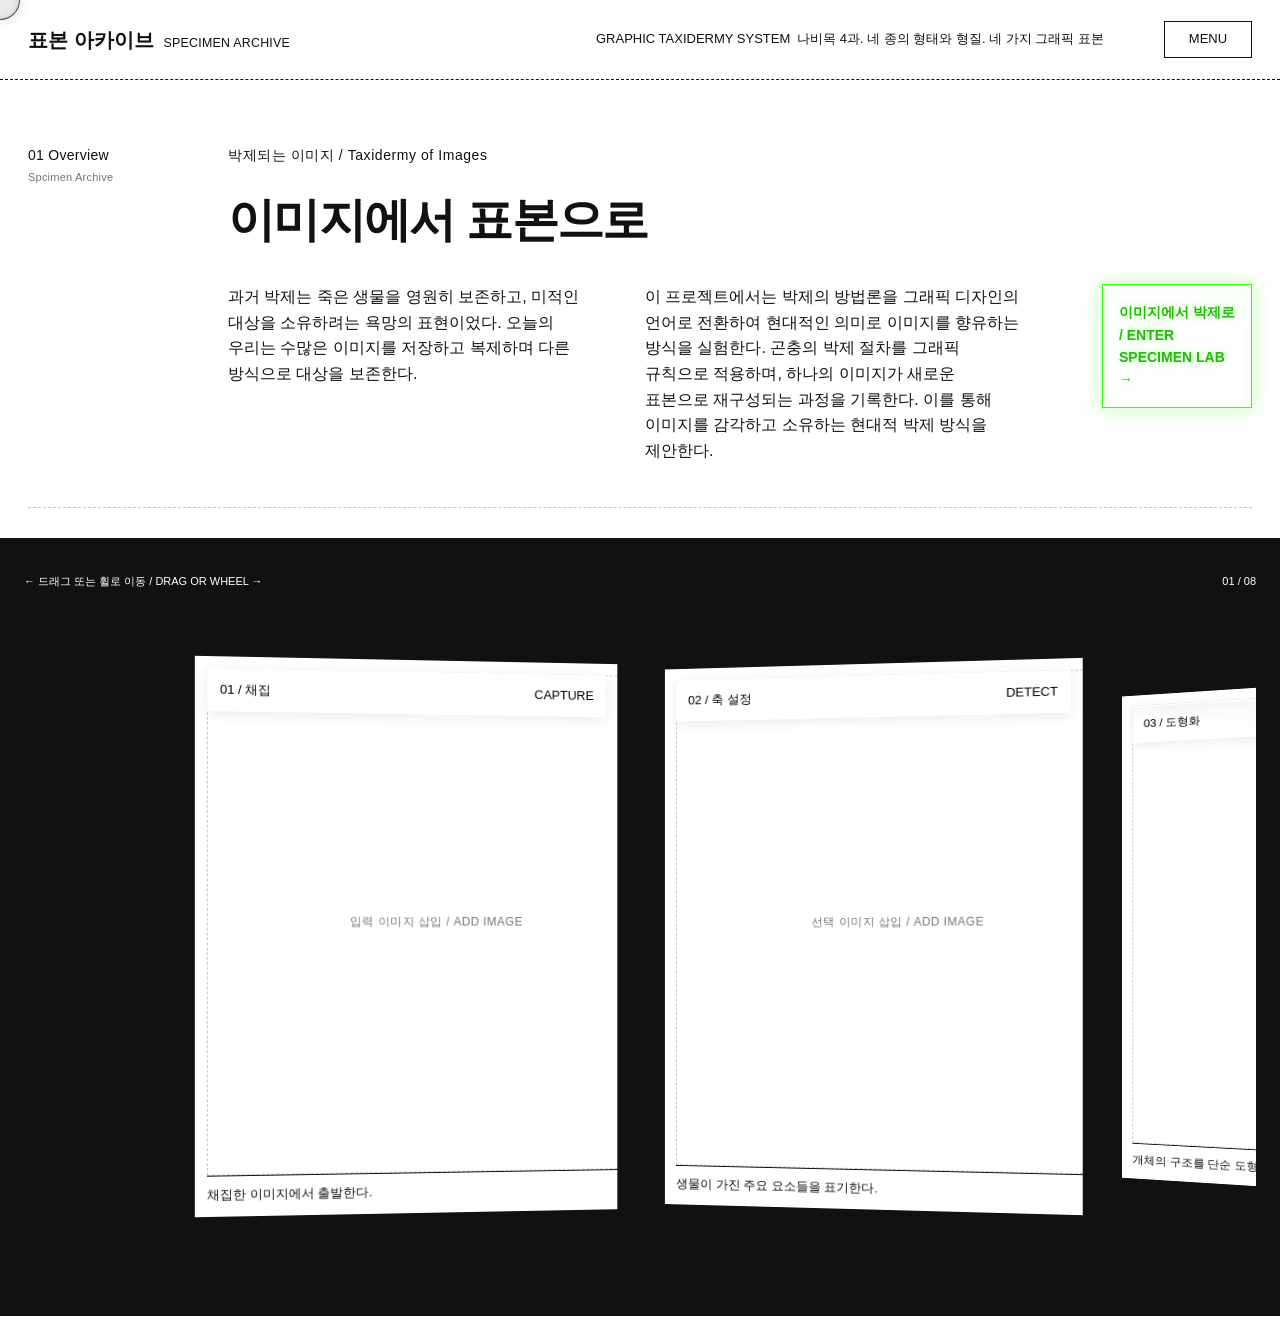
<file: index.html>
<!DOCTYPE html>
<html lang="ko">
<head>
  <meta charset="UTF-8">
  <meta name="viewport" content="width=device-width, initial-scale=1.0">
  <title>OVERVIEW — 박제</title>
  <link rel="stylesheet" href="style.css?v=overview-align-4">
</head>

<body class="page page-home">
  <header class="site-header">
    <a href="index.html" class="site-logo"><span>표본 아카이브</span><small>SPECIMEN ARCHIVE</small></a>

    <div class="header-meta">
      <span>GRAPHIC TAXIDERMY SYSTEM</span>
      <span>나비목 4과. 네 종의 형태와 형질. 네 가지 그래픽 표본</span>
    </div>

    <button class="menu-button" type="button" aria-label="메뉴 열기">
      MENU
    </button>
  </header>

  <nav class="global-menu" aria-hidden="true">
    <div class="menu-top">
      <span>SPECIMEN ARCHIVE</span>

      <button class="menu-close" type="button" aria-label="메뉴 닫기">
        CLOSE
      </button>
    </div>

    <div class="menu-content">
      <div class="menu-index">
        INDEX / 04
      </div>

      <ul class="menu-list">
<li><a href="index.html"><span>01</span><strong>OVERVIEW</strong></a></li>
<li><a href="combination.html"><span>02</span><strong>GRAPHIC COLLECTION</strong></a></li>
<li class="menu-lab"><a href="specimen-lab.html"><span>03</span><strong>SPECIMEN LAB</strong><em>INTERACTIVE ↗</em></a></li>
<li><a href="archive.html"><span>04</span><strong>SPECIMEN ARCHIVE</strong></a></li>
</ul>
    </div>
  </nav>


  <main class="home-page"><section class="home-hero">
    <section class="home-intro">
      <div class="page-marker"><span>01 Overview</span><small>Spcimen Archive</small></div>
      <div class="home-copy">
        <p class="eyebrow">박제되는 이미지 / Taxidermy of Images</p>
        <h1>이미지에서 표본으로</h1>
        <div class="home-description"><p>과거 박제는 죽은 생물을 영원히 보존하고, 미적인 대상을 소유하려는 욕망의 표현이었다.
        오늘의 우리는 수많은 이미지를 저장하고 복제하며 다른 방식으로 대상을 보존한다.</p>
      <p>이 프로젝트에서는 박제의 방법론을 그래픽 디자인의 언어로 전환하여 현대적인 의미로 이미지를 향유하는 방식을 실험한다. 
        곤충의 박제 절차를 그래픽 규칙으로 적용하며, 하나의 이미지가 새로운 표본으로 재구성되는 과정을 기록한다. 이를 통해 이미지를 감각하고 소유하는 현대적 박제 방식을 제안한다.</p></div>
        <a href="specimen-lab.html" class="text-link enter-link">이미지에서 박제로 / ENTER SPECIMEN LAB →</a>
      </div>
    </section>
    <section class="combination-viewport overview-gallery" aria-label="박제 그래픽 과정">
      <div class="gallery-hud overview-gallery-hud"><span>← 드래그 또는 휠로 이동 / DRAG OR WHEEL →</span><span id="homeStepProgress">01 / 08</span></div>
      <div class="horizontal-gallery overview-horizontal-gallery" id="homeProcessTrack" tabindex="0">
        <article class="gallery-card interactive-card overview-gallery-card">
          <header><span>01 / 채집</span><span>CAPTURE</span></header>
          <div class="gallery-visual media-placeholder" data-image-src="bookimage/card_01.png" role="img" aria-label="입력 단계 이미지 삽입 영역">입력 이미지 삽입 / ADD IMAGE</div>
          <footer><span>채집한 이미지에서 출발한다.</span><span>01 / 08</span></footer>
        </article>
        <article class="gallery-card interactive-card overview-gallery-card">
          <header><span>02 / 축 설정</span><span>DETECT</span></header>
          <div class="gallery-visual media-placeholder" data-image-src="bookimage/card_02.jpg" role="img" aria-label="선택 단계 이미지 삽입 영역">선택 이미지 삽입 / ADD IMAGE</div>
          <footer><span>생물이 가진 주요 요소들을 표기한다.</span><span>02 / 08</span></footer>
        </article>
        <article class="gallery-card interactive-card overview-gallery-card">
          <header><span>03 / 도형화</span><span>FIX</span></header>
          <div class="gallery-visual media-placeholder" data-image-src="bookimage/card_03.png" role="img" aria-label="고정 단계 이미지 삽입 영역">고정 이미지 삽입 / ADD IMAGE</div>
          <footer><span>개체의 구조를 단순 도형으로 치환한다.</span><span>03 / 08</span></footer>
        </article>
        <article class="gallery-card interactive-card overview-gallery-card">
          <header><span>04 / 구조 분할</span><span>EXPAND</span></header>
          <div class="gallery-visual media-placeholder" data-image-src="bookimage/card_04.png" role="img" aria-label="전개 단계 이미지 삽입 영역">전개 이미지 삽입 / ADD IMAGE</div>
          <footer><span>구조와 형태를 펼친다.</span><span>04 / 08</span></footer>
        </article>
        <article class="gallery-card interactive-card overview-gallery-card">
          <header><span>05 / 골격 추출</span><span>EXTRACT</span></header>
          <div class="gallery-visual media-placeholder" data-image-src="bookimage/card_05.png" role="img" aria-label="보존 단계 이미지 삽입 영역">보존 이미지 삽입 / ADD IMAGE</div>
          <footer><span>표면과 질감을 남긴다.</span><span>05 / 08</span></footer>
        </article>
        <article class="gallery-card interactive-card overview-gallery-card">
          <header><span>06 / 무늬 분류</span><span>ClASSIFY</span></header>
          <div class="gallery-visual media-placeholder" data-image-src="bookimage/card_06.png" role="img" aria-label="특이형질 단계 이미지 삽입 영역">특이형질 이미지 삽입 / ADD IMAGE</div>
          <footer><span>개별적인 변이를 기록한다.</span><span>06 / 08</span></footer>
        </article>
        <article class="gallery-card interactive-card overview-gallery-card">
          <header><span>07 / 층위 분리</span><span>LAYER</span></header>
          <div class="gallery-visual media-placeholder" data-image-src="bookimage/card_07.png" role="img" aria-label="변이 이미지 삽입 영역">변이 이미지 삽입 / ADD IMAGE</div>
          <footer><span>새로운 형질을 더해 차이를 만든다.</span><span>07 / 08</span></footer>
        </article>
        <article class="gallery-card interactive-card overview-gallery-card">
          <header><span>08 / 특이형질</span><span>TRAIT</span></header>
          <div class="gallery-visual media-placeholder" data-image-src="bookimage/card_08.png" role="img" aria-label="완성된 표본 이미지 삽입 영역">표본 이미지 삽입 / ADD IMAGE</div>
          <footer><span>새로운 이미지 표본으로 남긴다.</span><span>08 / 08</span></footer>
        </article>
      </div>
    </section>
  </section></main>

  <div class="glass-neon-cursor" aria-hidden="true"></div>
  <script src="script.js?v=overview-images-1"></script>
</body>
</html>
</file>
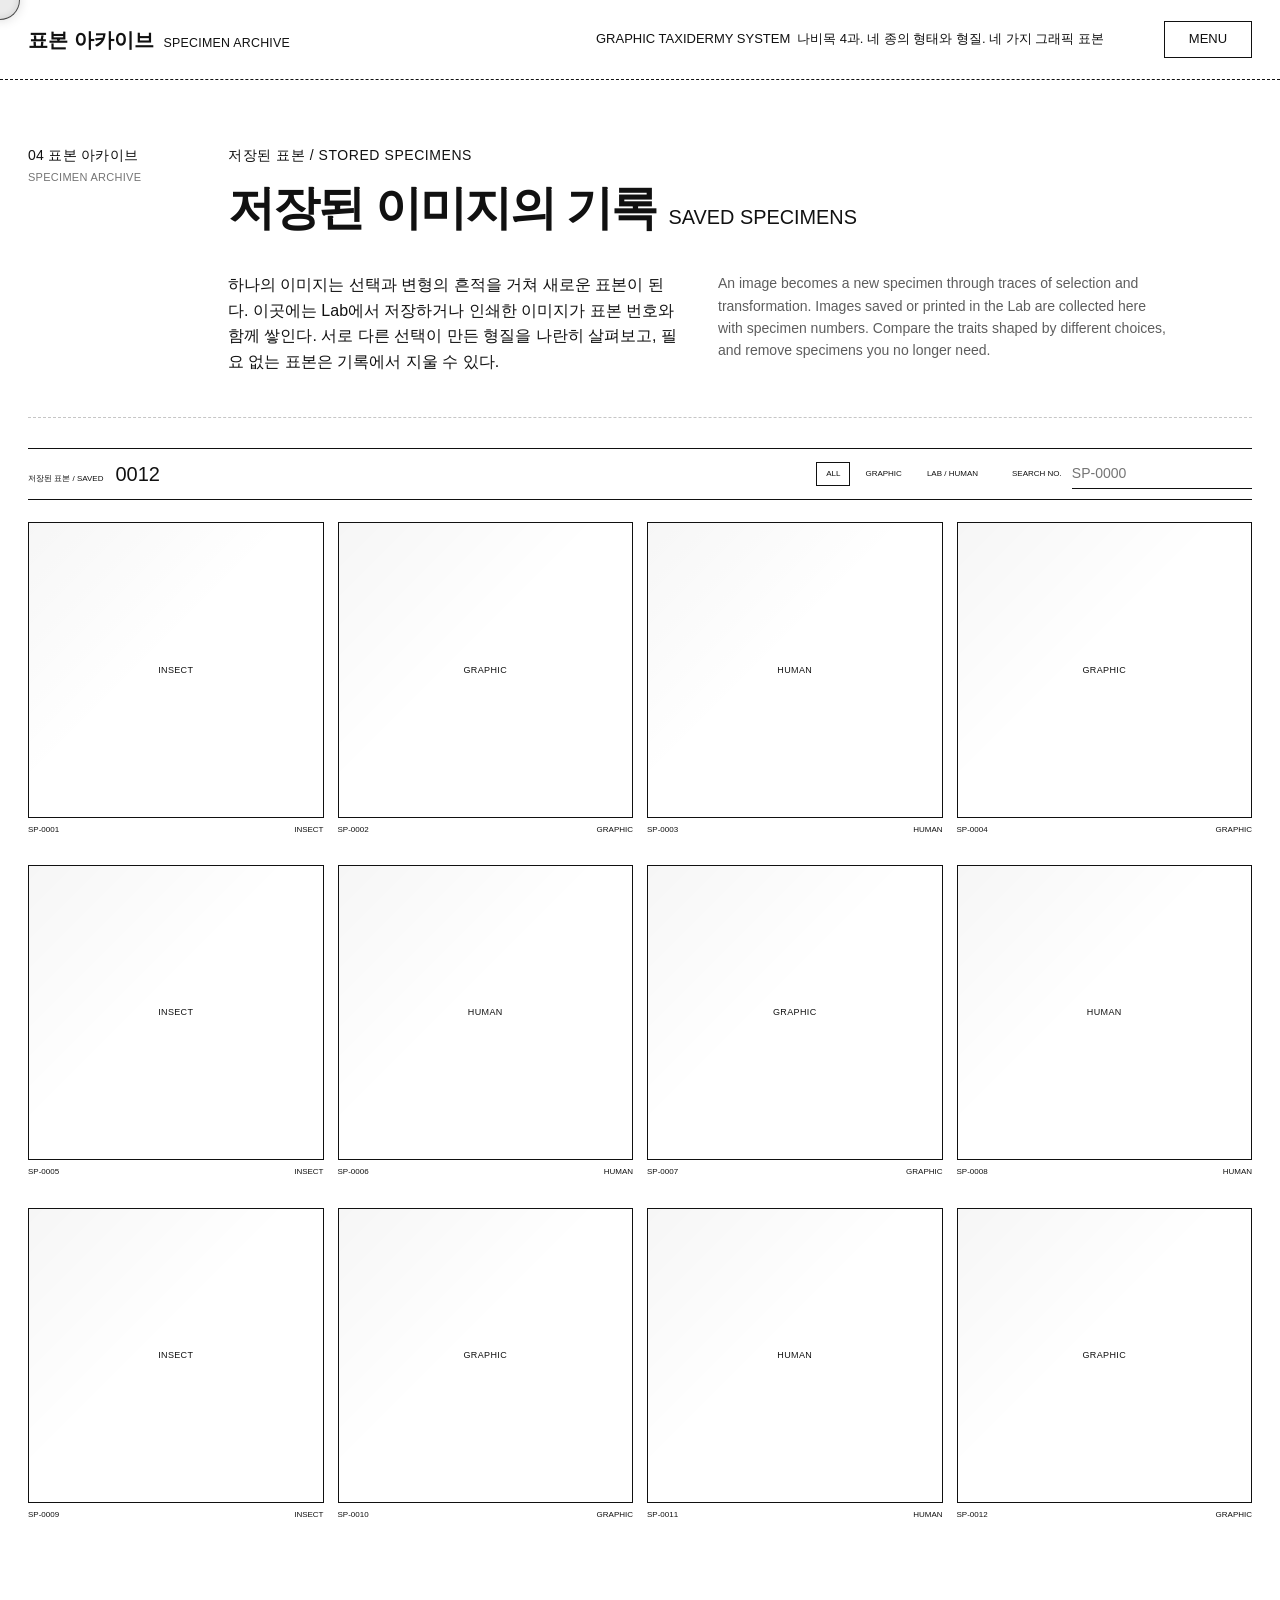
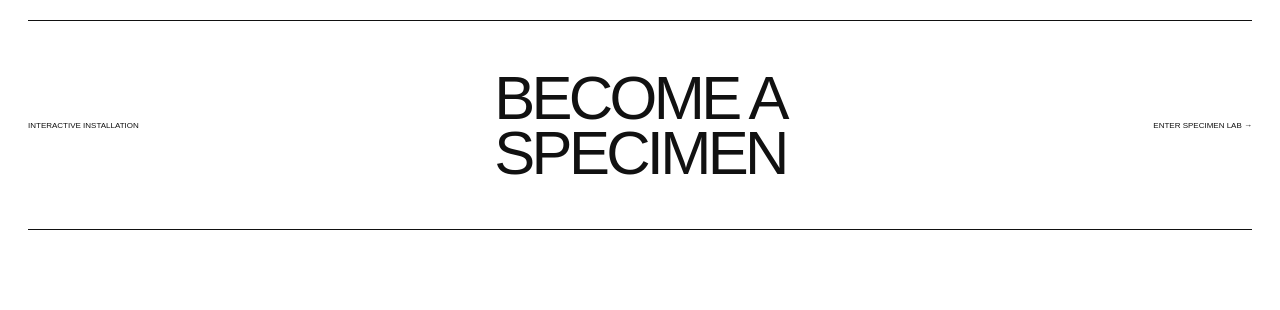
<file: archive.html>
<!DOCTYPE html>
<html lang="ko">
<head>
  <meta charset="UTF-8">
  <meta name="viewport" content="width=device-width, initial-scale=1.0">
  <title>SPECIMEN ARCHIVE 박제되는 이미지</title>
  <link rel="stylesheet" href="style.css?v=archive-live-2">
</head>

<body class="page page-archive">
  <header class="site-header">
    <a href="index.html" class="site-logo"><span>표본 아카이브</span><small>SPECIMEN ARCHIVE</small></a>

    <div class="header-meta">
      <span>GRAPHIC TAXIDERMY SYSTEM</span>
      <span>나비목 4과. 네 종의 형태와 형질. 네 가지 그래픽 표본</span>
    </div>

    <button class="menu-button" type="button" aria-label="메뉴 열기">
      MENU
    </button>
  </header>

  <nav class="global-menu" aria-hidden="true">
    <div class="menu-top">
      <span>SPECIMEN ARCHIVE</span>

      <button class="menu-close" type="button" aria-label="메뉴 닫기">
        CLOSE
      </button>
    </div>

    <div class="menu-content">
      <div class="menu-index">
        INDEX / 04
      </div>

      <ul class="menu-list">
<li><a href="index.html"><span>01</span><strong>OVERVIEW</strong></a></li>
<li><a href="combination.html"><span>02</span><strong>GRAPHIC COLLECTION</strong></a></li>
<li class="menu-lab"><a href="specimen-lab.html"><span>03</span><strong>SPECIMEN LAB</strong><em>INTERACTIVE ↗</em></a></li>
<li><a href="archive.html"><span>04</span><strong>SPECIMEN ARCHIVE</strong></a></li>
</ul>
    </div>
  </nav>


  <main class="page-main">
    <section class="page-intro compact">
      <div class="page-marker"><span>04 표본 아카이브</span><small>SPECIMEN ARCHIVE</small></div>

      <div class="page-intro-main">
        <p class="eyebrow">저장된 표본 / STORED SPECIMENS</p>
        <h1>저장된 이미지의 기록<small>SAVED SPECIMENS</small></h1>
        <div class="archive-intro-copy"><p>하나의 이미지는 선택과 변형의 흔적을 거쳐 새로운 표본이 된다. 이곳에는 Lab에서 저장하거나 인쇄한 이미지가 표본 번호와 함께 쌓인다. 서로 다른 선택이 만든 형질을 나란히 살펴보고, 필요 없는 표본은 기록에서 지울 수 있다.</p><p lang="en">An image becomes a new specimen through traces of selection and transformation. Images saved or printed in the Lab are collected here with specimen numbers. Compare the traits shaped by different choices, and remove specimens you no longer need.</p></div>
      </div>
    </section>

    <section class="archive-system">
      <div class="archive-toolbar">
        <div class="archive-count">
          <span>저장된 표본 / SAVED</span>
          <strong id="archiveCount">0000</strong>
        </div>

        <div class="archive-filters" role="group" aria-label="표본 필터">
          <button class="archive-filter active" type="button" data-filter="all">ALL</button>
          <button class="archive-filter" type="button" data-filter="graphic">GRAPHIC</button>
          <button class="archive-filter" type="button" data-filter="human">LAB / HUMAN</button>
        </div>

        <label class="archive-search">
          <span>SEARCH NO.</span>
          <input id="archiveSearch" type="search" placeholder="SP-0000" autocomplete="off">
        </label>
      </div>

      <div class="archive-grid" id="archiveGrid">
        <article class="archive-item interactive-card" data-type="insect" data-id="SP-0001"><div class="archive-image media-placeholder">INSECT</div><div><span>SP-0001</span><span>INSECT</span></div></article>
        <article class="archive-item interactive-card" data-type="graphic" data-id="SP-0002"><div class="archive-image media-placeholder">GRAPHIC</div><div><span>SP-0002</span><span>GRAPHIC</span></div></article>
        <article class="archive-item interactive-card" data-type="human" data-id="SP-0003"><div class="archive-image media-placeholder">HUMAN</div><div><span>SP-0003</span><span>HUMAN</span></div></article>
        <article class="archive-item interactive-card" data-type="graphic" data-id="SP-0004"><div class="archive-image media-placeholder">GRAPHIC</div><div><span>SP-0004</span><span>GRAPHIC</span></div></article>
        <article class="archive-item interactive-card" data-type="insect" data-id="SP-0005"><div class="archive-image media-placeholder">INSECT</div><div><span>SP-0005</span><span>INSECT</span></div></article>
        <article class="archive-item interactive-card" data-type="human" data-id="SP-0006"><div class="archive-image media-placeholder">HUMAN</div><div><span>SP-0006</span><span>HUMAN</span></div></article>
        <article class="archive-item interactive-card" data-type="graphic" data-id="SP-0007"><div class="archive-image media-placeholder">GRAPHIC</div><div><span>SP-0007</span><span>GRAPHIC</span></div></article>
        <article class="archive-item interactive-card" data-type="human" data-id="SP-0008"><div class="archive-image media-placeholder">HUMAN</div><div><span>SP-0008</span><span>HUMAN</span></div></article>
        <article class="archive-item interactive-card" data-type="insect" data-id="SP-0009"><div class="archive-image media-placeholder">INSECT</div><div><span>SP-0009</span><span>INSECT</span></div></article>
        <article class="archive-item interactive-card" data-type="graphic" data-id="SP-0010"><div class="archive-image media-placeholder">GRAPHIC</div><div><span>SP-0010</span><span>GRAPHIC</span></div></article>
        <article class="archive-item interactive-card" data-type="human" data-id="SP-0011"><div class="archive-image media-placeholder">HUMAN</div><div><span>SP-0011</span><span>HUMAN</span></div></article>
        <article class="archive-item interactive-card" data-type="graphic" data-id="SP-0012"><div class="archive-image media-placeholder">GRAPHIC</div><div><span>SP-0012</span><span>GRAPHIC</span></div></article>
      </div>
      <p class="archive-empty" id="archiveEmpty">아직 저장된 표본이 없습니다. Specimen Lab에서 이미지를 저장하거나 인쇄해보세요.<br><small>NO SPECIMENS YET. SAVE OR PRINT AN IMAGE FROM SPECIMEN LAB.</small></p>

      <a href="specimen-lab.html" class="lab-entry interactive-card">
        <span>INTERACTIVE INSTALLATION</span>
        <strong>BECOME A SPECIMEN</strong>
        <span>ENTER SPECIMEN LAB →</span>
      </a>
    </section>

  </main>

  <div class="glass-neon-cursor" aria-hidden="true"></div>
  <script src="script.js?v=archive-live-2"></script>

</body>
</html>
</file>
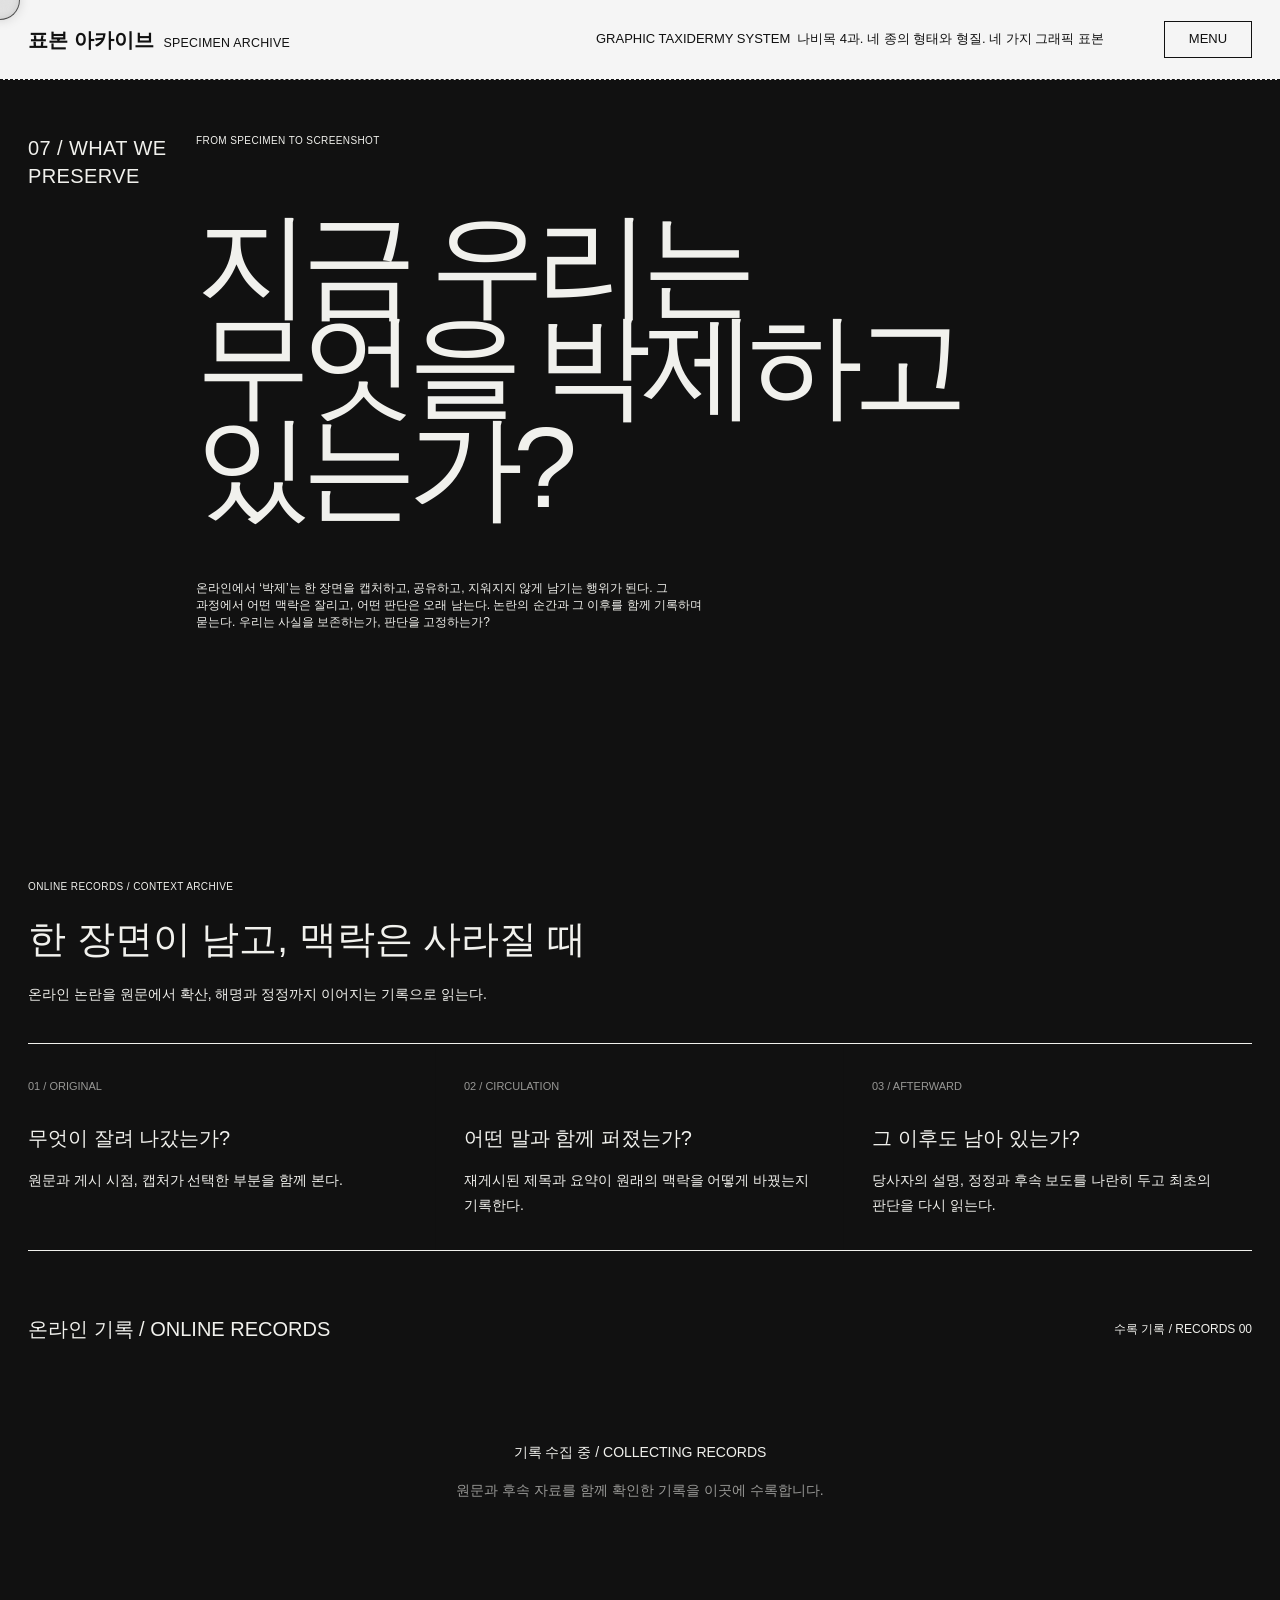
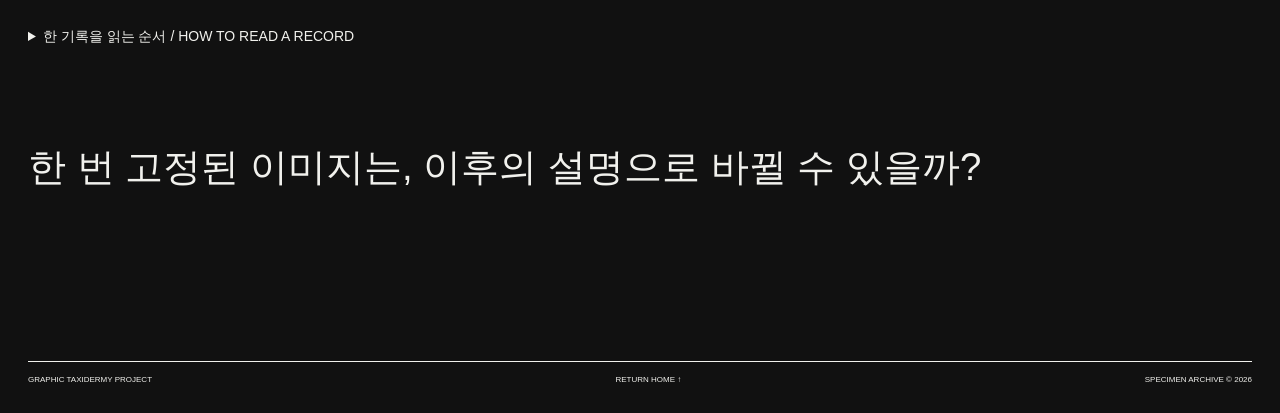
<file: preserve.html>
<!DOCTYPE html>
<html lang="ko">
<head>
  <meta charset="UTF-8">
  <meta name="viewport" content="width=device-width, initial-scale=1.0">
  <title>WHAT WE PRESERVE — 박제</title>
  <link rel="stylesheet" href="style.css?v=overview-3">
</head>

<body class="page page-preserve">
  <header class="site-header">
    <a href="index.html" class="site-logo"><span>표본 아카이브</span><small>SPECIMEN ARCHIVE</small></a>

    <div class="header-meta">
      <span>GRAPHIC TAXIDERMY SYSTEM</span>
      <span>나비목 4과. 네 종의 형태와 형질. 네 가지 그래픽 표본</span>
    </div>

    <button class="menu-button" type="button" aria-label="메뉴 열기">
      MENU
    </button>
  </header>

  <nav class="global-menu" aria-hidden="true">
    <div class="menu-top">
      <span>SPECIMEN ARCHIVE</span>

      <button class="menu-close" type="button" aria-label="메뉴 닫기">
        CLOSE
      </button>
    </div>

    <div class="menu-content">
      <div class="menu-index">
        INDEX / 04
      </div>

      <ul class="menu-list">
<li><a href="index.html"><span>01</span><strong>OVERVIEW</strong></a></li>
<li><a href="combination.html"><span>02</span><strong>GRAPHIC COLLECTION</strong></a></li>
<li class="menu-lab"><a href="specimen-lab.html"><span>03</span><strong>SPECIMEN LAB</strong><em>INTERACTIVE ↗</em></a></li>
<li><a href="archive.html"><span>04</span><strong>SPECIMEN ARCHIVE</strong></a></li>
</ul>
    </div>
  </nav>


  <main class="preserve-page">
    <section class="preserve-hero">
      <div class="page-marker">07 / WHAT WE PRESERVE</div>

      <p class="eyebrow">FROM SPECIMEN TO SCREENSHOT</p>

      <h1>
        지금 우리는<br>
        무엇을 박제하고 있는가?
      </h1>

      <p class="preserve-copy">
        온라인에서 ‘박제’는 한 장면을 캡처하고, 공유하고, 지워지지 않게 남기는 행위가 된다.
        그 과정에서 어떤 맥락은 잘리고, 어떤 판단은 오래 남는다.
        논란의 순간과 그 이후를 함께 기록하며 묻는다. 우리는 사실을 보존하는가, 판단을 고정하는가?
      </p>
    </section>

    <section class="preserve-editorial" aria-labelledby="recordHeading">
      <div class="record-heading"><p class="eyebrow">ONLINE RECORDS / CONTEXT ARCHIVE</p><h2 id="recordHeading">한 장면이 남고, 맥락은 사라질 때</h2><p>온라인 논란을 원문에서 확산, 해명과 정정까지 이어지는 기록으로 읽는다.</p></div>
      <div class="record-principles">
        <article><span>01 / ORIGINAL</span><h3>무엇이 잘려 나갔는가?</h3><p>원문과 게시 시점, 캡처가 선택한 부분을 함께 본다.</p></article>
        <article><span>02 / CIRCULATION</span><h3>어떤 말과 함께 퍼졌는가?</h3><p>재게시된 제목과 요약이 원래의 맥락을 어떻게 바꿨는지 기록한다.</p></article>
        <article><span>03 / AFTERWARD</span><h3>그 이후도 남아 있는가?</h3><p>당사자의 설명, 정정과 후속 보도를 나란히 두고 최초의 판단을 다시 읽는다.</p></article>
      </div>
      <section class="online-records" aria-labelledby="onlineRecordsHeading">
        <div class="record-collection-heading"><h2 id="onlineRecordsHeading">온라인 기록 / ONLINE RECORDS</h2><span>수록 기록 / RECORDS 00</span></div>
        <div class="records-empty"><strong>기록 수집 중 / COLLECTING RECORDS</strong><p>원문과 후속 자료를 함께 확인한 기록을 이곳에 수록합니다.</p></div>
      </section>
      <details class="record-fields"><summary>한 기록을 읽는 순서 / HOW TO READ A RECORD</summary><ol><li>사건명과 발생일 / EVENT & DATE</li><li>원문 링크·게시일·확인일 / ORIGINAL SOURCE</li><li>확산된 장면과 생략된 맥락 / CIRCULATION & CONTEXT</li><li>해명·정정·후속 보도 / RESPONSE & CORRECTIONS</li><li>확인된 사실과 아직 확인되지 않은 주장 / FACTS & OPEN QUESTIONS</li><li>이 기록이 남기는 질문 / WHAT THIS RECORD ASKS</li></ol></details>
      <p class="preserve-question">한 번 고정된 이미지는, 이후의 설명으로 바뀔 수 있을까?</p>
    </section>

    <footer class="site-footer preserve-footer">
      <span>GRAPHIC TAXIDERMY PROJECT</span>
      <a href="index.html">RETURN HOME ↑</a>
      <span>SPECIMEN ARCHIVE © 2026</span>
    </footer>
  </main>

  <div class="glass-neon-cursor" aria-hidden="true"></div>
  <script src="script.js?v=names-1"></script>

</body>
</html>
</file>
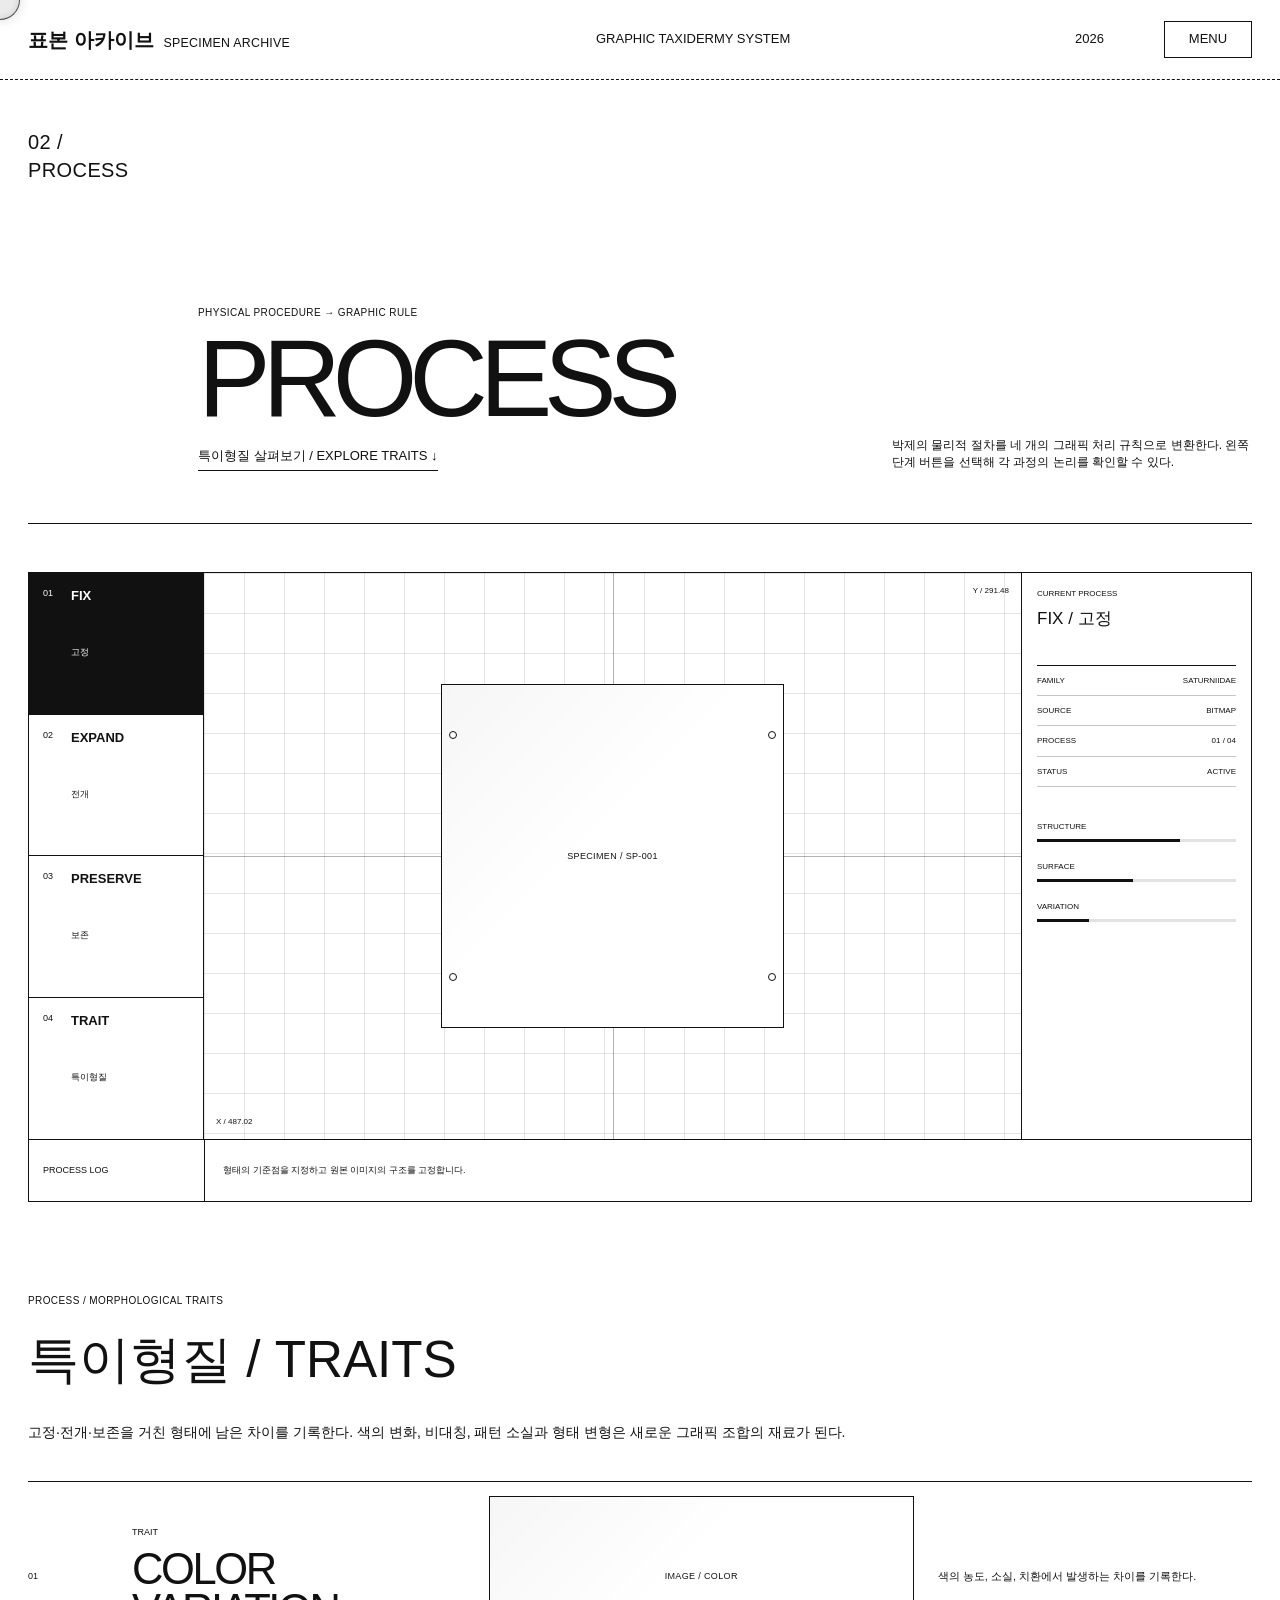
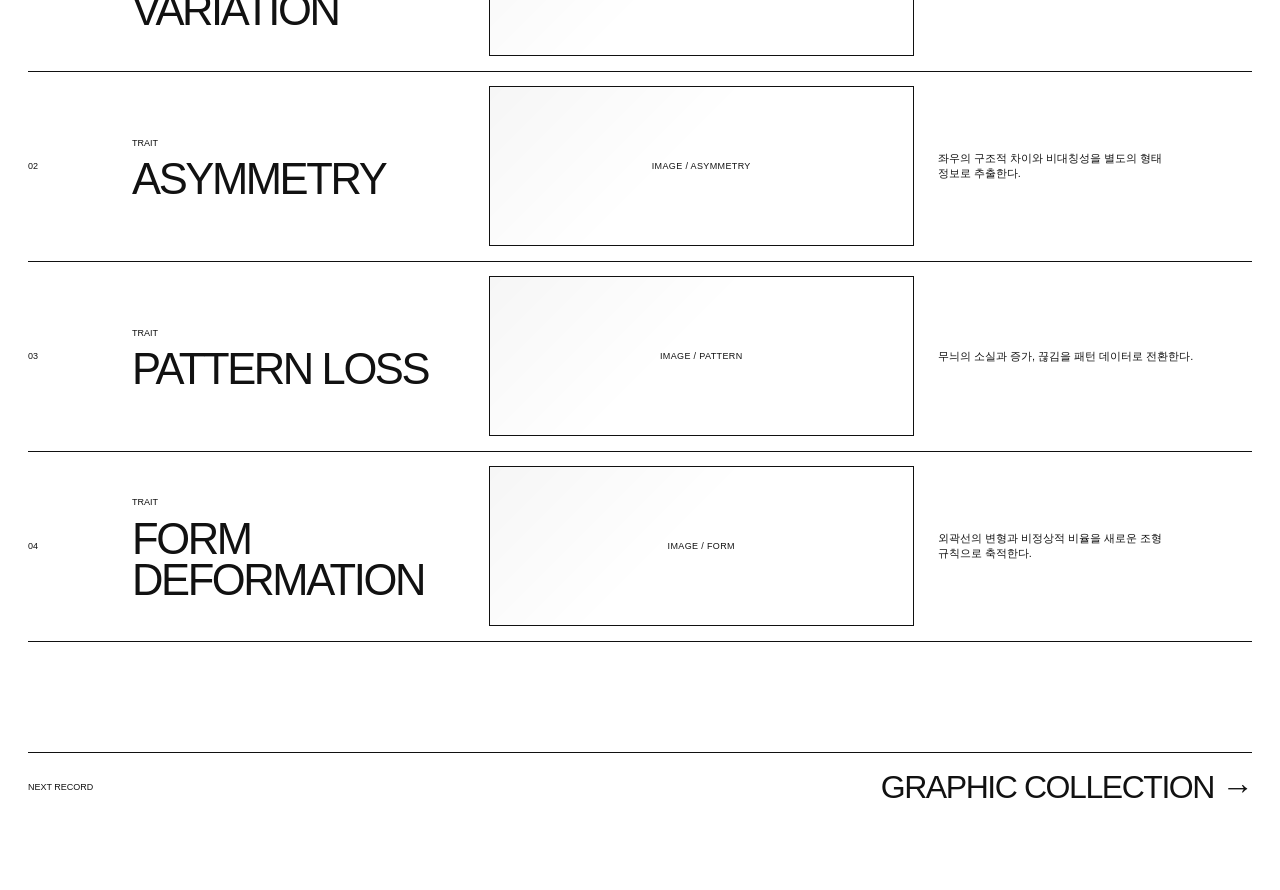
<file: process.html>
<!DOCTYPE html>
<html lang="ko">
<head>
  <meta charset="UTF-8">
  <meta name="viewport" content="width=device-width, initial-scale=1.0">
  <title>PROCESS — 박제</title>
  <link rel="stylesheet" href="style.css?v=overview-3">
</head>

<body class="page page-process">
  <header class="site-header">
    <a href="index.html" class="site-logo"><span>표본 아카이브</span><small>SPECIMEN ARCHIVE</small></a>

    <div class="header-meta">
      <span>GRAPHIC TAXIDERMY SYSTEM</span>
      <span>2026</span>
    </div>

    <button class="menu-button" type="button" aria-label="메뉴 열기">
      MENU
    </button>
  </header>

  <nav class="global-menu" aria-hidden="true">
    <div class="menu-top">
      <span>SPECIMEN ARCHIVE</span>

      <button class="menu-close" type="button" aria-label="메뉴 닫기">
        CLOSE
      </button>
    </div>

    <div class="menu-content">
      <div class="menu-index">
        INDEX / 04
      </div>

      <ul class="menu-list">
<li><a href="index.html"><span>01</span><strong>OVERVIEW</strong></a></li>
<li><a href="combination.html"><span>02</span><strong>GRAPHIC COLLECTION</strong></a></li>
<li class="menu-lab"><a href="specimen-lab.html"><span>03</span><strong>SPECIMEN LAB</strong><em>INTERACTIVE ↗</em></a></li>
<li><a href="archive.html"><span>04</span><strong>SPECIMEN ARCHIVE</strong></a></li>
</ul>
    </div>
  </nav>


  <main class="page-main">
    <section class="page-intro compact">
      <div class="page-marker">02 / PROCESS</div>

      <div>
        <p class="eyebrow">PHYSICAL PROCEDURE → GRAPHIC RULE</p>
        <h1>PROCESS</h1>
        <a class="trait-section-link" href="#traits">특이형질 살펴보기 / EXPLORE TRAITS ↓</a>
      </div>

      <p class="page-intro-copy">
        박제의 물리적 절차를 네 개의 그래픽 처리 규칙으로 변환한다. 왼쪽 단계 버튼을 선택해 각 과정의 논리를 확인할 수 있다.
      </p>
    </section>

    <section class="workstation">
      <aside class="process-navigation"><button class="process-button active" type="button" data-process="fix"><span>01</span><strong>FIX</strong><small>고정</small></button>
<button class="process-button" type="button" data-process="expand"><span>02</span><strong>EXPAND</strong><small>전개</small></button>
<button class="process-button" type="button" data-process="preserve"><span>03</span><strong>PRESERVE</strong><small>보존</small></button>
<button class="process-button" type="button" data-process="trait"><span>04</span><strong>TRAIT</strong><small>특이형질</small></button>
</aside>

      <div class="workstation-canvas" data-process-visual="fix">
        <div class="technical-grid"></div>

        <div class="canvas-axis canvas-axis-x"></div>
        <div class="canvas-axis canvas-axis-y"></div>

        <div class="canvas-specimen media-placeholder">SPECIMEN / SP-001</div>

        <div class="measurement measurement-x">X / 487.02</div>
        <div class="measurement measurement-y">Y / 291.48</div>

        <div class="process-pins">
          <i></i><i></i><i></i><i></i>
        </div>
      </div>

      <aside class="process-panel">
        <div class="panel-heading">
          <span>CURRENT PROCESS</span>
          <strong id="processName">FIX / 고정</strong>
        </div>

        <dl>
          <div>
            <dt>FAMILY</dt>
            <dd>SATURNIIDAE</dd>
          </div>

          <div>
            <dt>SOURCE</dt>
            <dd>BITMAP</dd>
          </div>

          <div>
            <dt>PROCESS</dt>
            <dd id="processNumber">01 / 04</dd>
          </div>

          <div>
            <dt>STATUS</dt>
            <dd>ACTIVE</dd>
          </div>
        </dl>

        <div class="process-metrics"><span>STRUCTURE</span><div><i style="width:72%"></i></div><span>SURFACE</span><div><i style="width:48%"></i></div><span>VARIATION</span><div><i style="width:26%"></i></div></div>
      </aside>

      <div class="process-log">
        <span>PROCESS LOG</span>
        <p id="processDescription">
          형태의 기준점을 지정하고 원본 이미지의 구조를 고정합니다.
        </p>
      </div>
    </section>


    <section class="integrated-traits" id="traits" aria-labelledby="traitsHeading">
      <div class="traits-intro"><p class="eyebrow">PROCESS / MORPHOLOGICAL TRAITS</p><h2 id="traitsHeading">특이형질 / TRAITS</h2><p>고정·전개·보존을 거친 형태에 남은 차이를 기록한다. 색의 변화, 비대칭, 패턴 소실과 형태 변형은 새로운 그래픽 조합의 재료가 된다.</p></div>
<section class="traits-list"><article class="trait-row interactive-card"><div class="trait-index">01</div><div class="trait-name"><span>TRAIT</span><h2>COLOR VARIATION</h2></div><div class="trait-image media-placeholder">IMAGE / COLOR</div><p>색의 농도, 소실, 치환에서 발생하는 차이를 기록한다.</p></article><article class="trait-row interactive-card"><div class="trait-index">02</div><div class="trait-name"><span>TRAIT</span><h2>ASYMMETRY</h2></div><div class="trait-image media-placeholder">IMAGE / ASYMMETRY</div><p>좌우의 구조적 차이와 비대칭성을 별도의 형태 정보로 추출한다.</p></article><article class="trait-row interactive-card"><div class="trait-index">03</div><div class="trait-name"><span>TRAIT</span><h2>PATTERN LOSS</h2></div><div class="trait-image media-placeholder">IMAGE / PATTERN</div><p>무늬의 소실과 증가, 끊김을 패턴 데이터로 전환한다.</p></article><article class="trait-row interactive-card"><div class="trait-index">04</div><div class="trait-name"><span>TRAIT</span><h2>FORM DEFORMATION</h2></div><div class="trait-image media-placeholder">IMAGE / FORM</div><p>외곽선의 변형과 비정상적 비율을 새로운 조형 규칙으로 축적한다.</p></article></section>
    </section>

    <div class="page-next">
      <span>NEXT RECORD</span>
      <a href="combination.html">GRAPHIC COLLECTION →</a>
    </div>
  </main>

  <div class="glass-neon-cursor" aria-hidden="true"></div>
  <script src="script.js?v=names-1"></script>

</body>
</html>
</file>
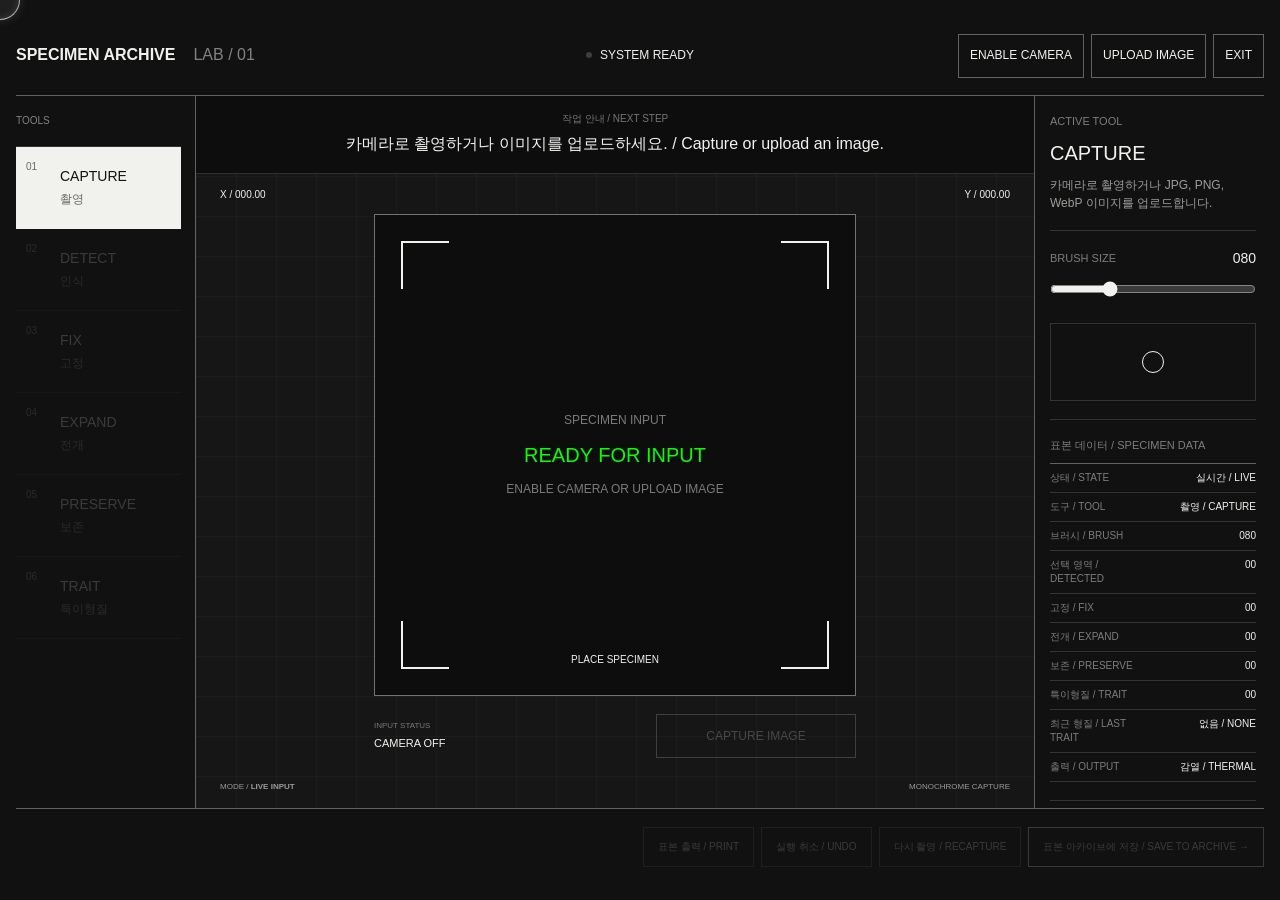
<file: specimen-lab.html>
<!DOCTYPE html>
<html lang="ko">

<head>
  <meta charset="UTF-8">

  <meta
    name="viewport"
    content="width=device-width, initial-scale=1.0"
  >

  <title>
    SPECIMEN LAB — 박제
  </title>

  <link
    rel="stylesheet"
    href="style.css?v=nav-3"
  >

  <link
    rel="stylesheet"
    href="specimen-lab.css?v=nav-3"
  >
</head>


<body class="lab-body">


  <main class="lab">


    <!-- =====================================
         HEADER
    ====================================== -->

    <header class="lab-header">


      <div class="lab-header-left">

        <a
          href="index.html"
          class="lab-logo"
        >
          SPECIMEN ARCHIVE
        </a>

        <span>
          LAB / 01
        </span>

      </div>


      <div class="lab-system-status">

        <span
          class="status-dot off"
          id="statusDot"
        ></span>

        <span id="systemStatus">
          SYSTEM READY
        </span>

      </div>


      <div class="lab-header-right">

        <button
          type="button"
          id="cameraButton"
          class="lab-header-button"
        >
          ENABLE CAMERA
        </button>

        <button
          type="button"
          id="uploadButton"
          class="lab-header-button"
        >
          UPLOAD IMAGE
        </button>

        <input
          type="file"
          id="imageUploadInput"
          accept="image/jpeg,image/png,image/webp"
          aria-label="표본 이미지 업로드"
          hidden
        >

        <a href="index.html" class="lab-header-button">EXIT</a>

      </div>


    </header>



    <!-- =====================================
         MAIN
    ====================================== -->

    <section class="lab-interface">


      <!-- =====================================
           LEFT TOOLBAR
      ====================================== -->

      <aside class="lab-toolbar">


        <div class="toolbar-title">
          TOOLS
        </div>


        <div class="tool-list">


          <button
            type="button"
            class="lab-tool active"
            data-tool="capture"
          >

            <span class="tool-index">
              01
            </span>

            <div class="tool-text">

              <strong>
                CAPTURE
              </strong>

              <small>
                촬영
              </small>

            </div>

          </button>



          <button
            type="button"
            class="lab-tool"
            data-tool="detect"
            disabled
          >

            <span class="tool-index">
              02
            </span>

            <div class="tool-text">

              <strong>
                DETECT
              </strong>

              <small>
                인식
              </small>

            </div>

          </button>



          <button
            type="button"
            class="lab-tool"
            data-tool="fix"
            disabled
          >

            <span class="tool-index">
              03
            </span>

            <div class="tool-text">

              <strong>
                FIX
              </strong>

              <small>
                고정
              </small>

            </div>

          </button>



          <button
            type="button"
            class="lab-tool"
            data-tool="expand"
            disabled
          >

            <span class="tool-index">
              04
            </span>

            <div class="tool-text">

              <strong>
                EXPAND
              </strong>

              <small>
                전개
              </small>

            </div>

          </button>



          <button
            type="button"
            class="lab-tool"
            data-tool="preserve"
            disabled
          >

            <span class="tool-index">
              05
            </span>

            <div class="tool-text">

              <strong>
                PRESERVE
              </strong>

              <small>
                보존
              </small>

            </div>

          </button>



          <button
            type="button"
            class="lab-tool"
            data-tool="trait"
            disabled
          >

            <span class="tool-index">
              06
            </span>

            <div class="tool-text">

              <strong>
                TRAIT
              </strong>

              <small>
                특이형질
              </small>

            </div>

          </button>


        </div>


      </aside>



      <!-- =====================================
           WORKSPACE
      ====================================== -->

      <section class="workspace">

      <div class="system-message" role="status" aria-live="polite" aria-atomic="true">

        <span>
          작업 안내 / NEXT STEP
        </span>

        <strong id="labMessage">
          카메라로 촬영하거나 이미지를 업로드하세요. / Capture or upload an image.
        </strong>

      </div>


        <div class="workspace-grid"></div>


        <div class="workspace-coordinate coordinate-top-left">

          X /
          <span id="trackX">
            000.00
          </span>

        </div>


        <div class="workspace-coordinate coordinate-top-right">

          Y /
          <span id="trackY">
            000.00
          </span>

        </div>



        <!-- =====================================
             CAPTURE / EDIT AREA
        ====================================== -->

        <div
          class="capture-area"
          id="captureArea"
        >


          <video
            id="camera"
            autoplay
            playsinline
            muted
          ></video>


          <canvas
            id="specimenCanvas"
          ></canvas>


          <div
            class="camera-placeholder"
            id="cameraPlaceholder"
          >

            <span>
              SPECIMEN INPUT
            </span>

            <strong>
              READY FOR INPUT
            </strong>

            <small>
              ENABLE CAMERA OR UPLOAD IMAGE
            </small>

          </div>


          <div class="capture-corners">

            <i></i>
            <i></i>
            <i></i>
            <i></i>

          </div>


          <div class="capture-guide">
            PLACE SPECIMEN
          </div>


          <!-- MULTIPLE DETECT REGIONS -->

          <div
            id="detectLayer"
            class="detect-layer"
          ></div>


          <!-- FIX PINS -->

          <div
            id="pinLayer"
            class="pin-layer"
          ></div>


          <!-- BRUSH -->

          <div
            id="brushCursor"
            class="brush-cursor"
          ></div>


        </div>



        <!-- =====================================
             CAPTURE BUTTON
        ====================================== -->

        <div class="capture-action">


          <div class="capture-status">

            <span>
              INPUT STATUS
            </span>

            <strong id="captureStatus">
              CAMERA OFF
            </strong>

          </div>


          <button
            type="button"
            id="captureButton"
            class="capture-button"
            disabled
          >
            CAPTURE IMAGE
          </button>


        </div>



        <div class="workspace-bottom-info">

          <span>
            MODE /
            <strong id="canvasMode">
              LIVE INPUT
            </strong>
          </span>

          <span>
            MONOCHROME CAPTURE
          </span>

        </div>


      </section>



      <!-- =====================================
           RIGHT DATA
      ====================================== -->

      <aside class="lab-data-panel">


        <section class="data-section">

          <span class="data-label">
            ACTIVE TOOL
          </span>

          <strong
            id="activeToolName"
            class="active-tool-name"
          >
            CAPTURE
          </strong>

          <p
            id="activeToolDescription"
            class="active-tool-description"
          >
            카메라로 촬영하거나 JPG, PNG, WebP 이미지를 업로드합니다.
          </p>

        </section>



        <!-- =====================================
             BRUSH SIZE
        ====================================== -->

        <section class="data-section">

          <div class="data-row">

            <span class="data-label">
              BRUSH SIZE
            </span>

            <output id="brushSizeValue">
              080
            </output>

          </div>


          <input
            type="range"
            id="brushSize"
            min="20"
            max="240"
            value="80"
          >


          <div class="brush-size-preview">

            <div
              id="brushPreviewCircle"
              class="brush-preview-circle"
            ></div>

          </div>

        </section>



        <!-- =====================================
             SPECIMEN DATA
        ====================================== -->

        <section class="data-section specimen-data">

          <span class="data-label">
            표본 데이터 / SPECIMEN DATA
          </span>


          <dl>


            <div>
              <dt>상태 / STATE</dt>

              <dd id="specimenStateText">
                실시간 / LIVE
              </dd>
            </div>


            <div>
              <dt>도구 / TOOL</dt>

              <dd id="specimenToolText">
                촬영 / CAPTURE
              </dd>
            </div>


            <div>
              <dt>브러시 / BRUSH</dt>

              <dd id="specimenBrushText">
                080
              </dd>
            </div>


            <div>
              <dt>선택 영역 / DETECTED</dt>

              <dd id="detectOperationCount">
                00
              </dd>
            </div>


            <div>
              <dt>고정 / FIX</dt>

              <dd id="fixOperationCount">
                00
              </dd>
            </div>


            <div>
              <dt>전개 / EXPAND</dt>

              <dd id="expandOperationCount">
                00
              </dd>
            </div>


            <div>
              <dt>보존 / PRESERVE</dt>

              <dd id="preserveOperationCount">
                00
              </dd>
            </div>


            <div>
              <dt>특이형질 / TRAIT</dt>

              <dd id="traitOperationCount">
                00
              </dd>
            </div>


            <div>
              <dt>최근 형질 / LAST TRAIT</dt>

              <dd id="lastTraitText">
                없음 / NONE
              </dd>
            </div>


            <div>
              <dt>출력 / OUTPUT</dt>

              <dd>
                감열 / THERMAL
              </dd>
            </div>


          </dl>


        </section>


      </aside>


    </section>



    <!-- =====================================
         FOOTER
    ====================================== -->

    <footer class="lab-bottom">





      <div class="bottom-actions">
        <button type="button" id="printButton" class="bottom-button" disabled>표본 출력 / PRINT</button>


        <button
          type="button"
          id="undoButton"
          class="bottom-button"
          disabled
        >
          실행 취소 / UNDO
        </button>


        <button
          type="button"
          id="recaptureButton"
          class="bottom-button"
          disabled
        >
          다시 촬영 / RECAPTURE
        </button>


        <button
          type="button"
          id="registerButton"
          class="bottom-button register-button"
          disabled
        >
          표본 아카이브에 저장 / SAVE TO ARCHIVE →
        </button>


      </div>


    </footer>


  </main>


  <div
    class="glass-neon-cursor"
    aria-hidden="true"
  ></div>


  <script src="receipt-print.js?v=archive-print-1"></script>
  <script src="specimen-lab.js?v=archive-print-1"></script>


</body>

</html>
</file>
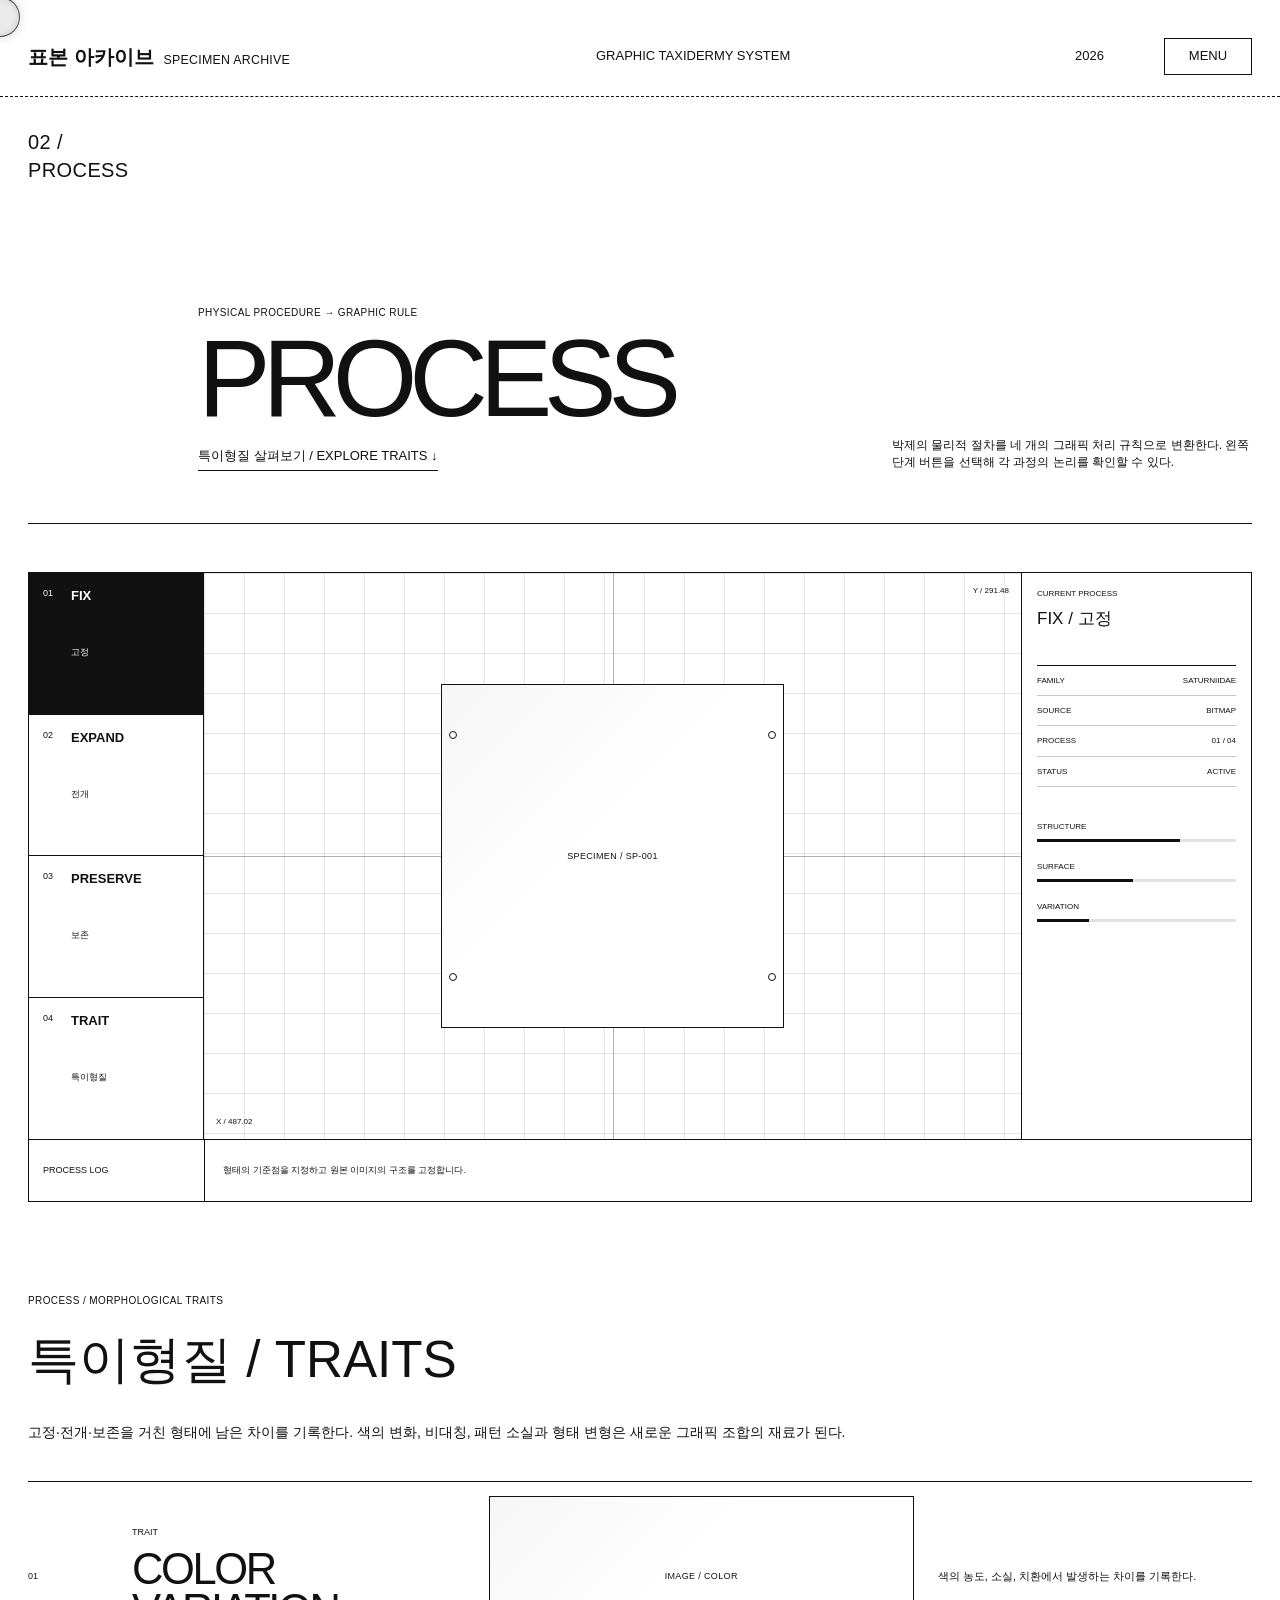
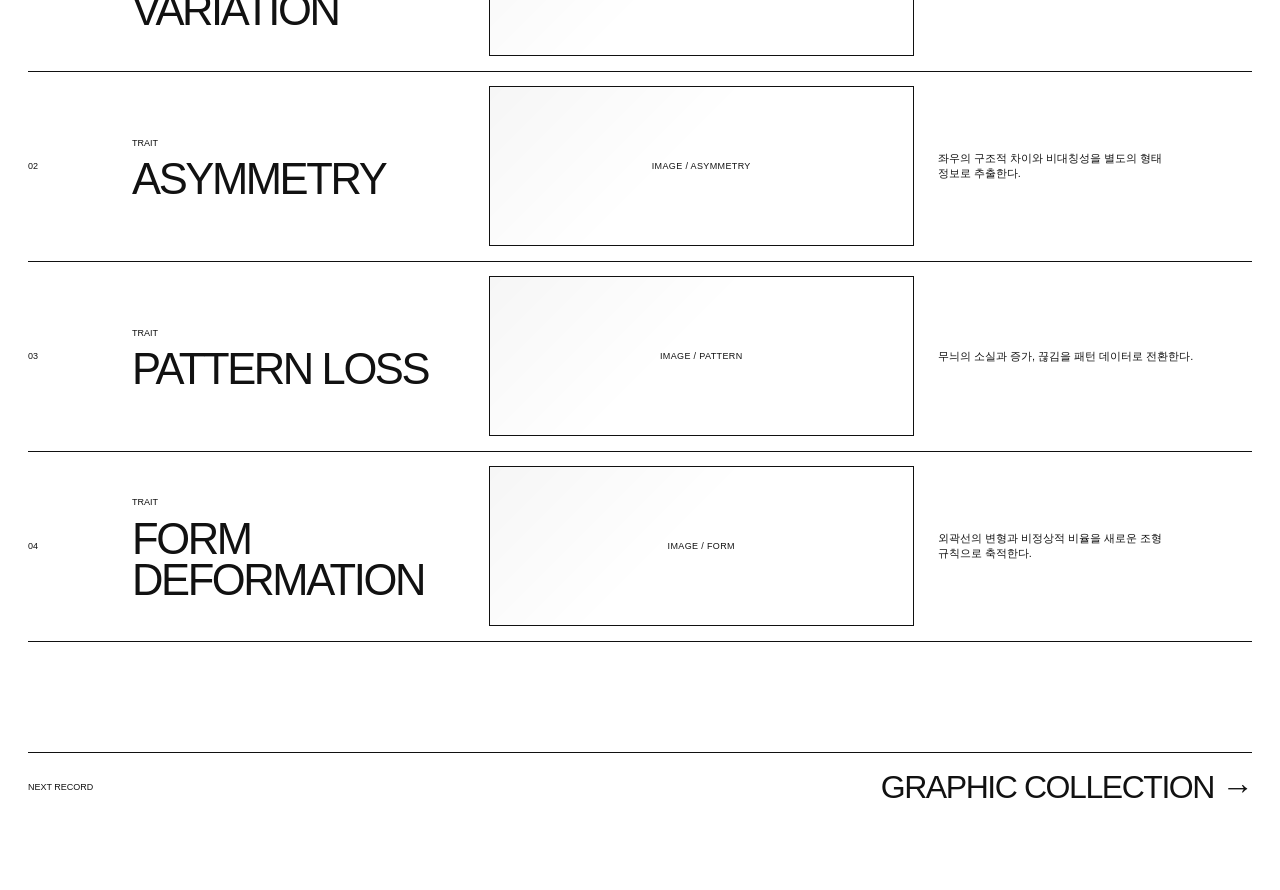
<file: traits.html>
<!DOCTYPE html>
<html lang="ko"><head><meta charset="UTF-8"><meta name="viewport" content="width=device-width, initial-scale=1"><title>TRAITS — PROCESS</title><meta http-equiv="refresh" content="0;url=process.html#traits"></head><body><a href="process.html#traits">특이형질 보기 / View traits</a></body></html>
</file>
<file: style.css>
/* =====================================
   RESET
===================================== */

* {
  margin: 0;
  padding: 0;
  box-sizing: border-box;
}

html {
  scroll-behavior: smooth;
}

:root {
  --bg: #ffffff;
  --fg: #111111;
  --line: rgba(17, 17, 17, 0.24);
  --muted: #777770;
  --page-x: 28px;
  --header-h: 80px;
}

body {
  min-height: 100vh;
  background: var(--bg);
  color: var(--fg);
  font-family: Arial, Helvetica, sans-serif;
  font-size: 14px;
  line-height: 1.4;
}

body.menu-open {
  overflow: hidden;
}

a {
  color: inherit;
  text-decoration: none;
}

button,
input {
  font: inherit;
}

button {
  border: 0;
  background: none;
  color: inherit;
}

ul,
ol {
  list-style: none;
}

img,
video,
canvas {
  display: block;
  max-width: 100%;
}

::selection {
  background: var(--fg);
  color: var(--bg);
}


/* =====================================
   TYPOGRAPHY / SHARED
===================================== */

.eyebrow {
  font-size: 10px;
  letter-spacing: .04em;
}

.page-main {
  padding: calc(var(--header-h) + 48px) var(--page-x) 80px;
}

.page-marker {
  font-size: 20px;
  letter-spacing: .02em;
}

.page-intro {
  min-height: 56vh;
  display: grid;
  grid-template-columns: 140px minmax(0, 1fr) minmax(240px, 360px);
  gap: 30px;
  align-items: end;
  padding-bottom: 52px;
  border-bottom: 1px solid var(--fg);
}

.page-intro.compact {
  min-height: 44vh;
}

.page-intro > .page-marker {
  align-self: start;
}

.page-intro h1 {
  margin-top: 14px;
  font-size: clamp(54px, 8.5vw, 126px);
  line-height: .82;
  font-weight: 500;
  letter-spacing: -.075em;
}

.page-intro-copy {
  max-width: 360px;
  font-size: 12px;
  word-break: keep-all;
}

.page-next {
  margin-top: 110px;
  padding-top: 12px;
  border-top: 1px solid var(--fg);
  display: flex;
  justify-content: space-between;
  align-items: center;
  gap: 20px;
}

.page-next > span {
  font-size: 9px;
}

.page-next a {
  font-size: clamp(20px, 2.5vw, 40px);
  letter-spacing: -.045em;
}

.media-placeholder {
  background:
    linear-gradient(135deg, rgba(0,0,0,.035), transparent 45%),
    var(--bg);
  border: 1px solid var(--fg);
  display: flex;
  align-items: center;
  justify-content: center;
  text-align: center;
  font-size: 9px;
  letter-spacing: .04em;
}

.text-link {
  display: inline-flex;
  width: fit-content;
  padding-bottom: 3px;
  border-bottom: 1px solid currentColor;
  font-size: 10px;
}


/* =====================================
   HEADER
===================================== */

.site-header {
  position: fixed;
  z-index: 500;
  top: 0;
  left: 0;
  width: 100%;
  height: var(--header-h);
  padding: 0 var(--page-x);
  display: grid;
  grid-template-columns: 1fr 1fr auto;
  align-items: center;
  background: rgba(255, 255, 255, .96);
  border-bottom: 1px dashed var(--fg);
  backdrop-filter: blur(12px);
  -webkit-backdrop-filter: blur(12px);
}

.site-logo {
  width: fit-content;
  font-size: 20px;
  font-weight: 700;
}

.page-home .site-logo {
  display: flex;
  align-items: baseline;
  gap: 10px;
}

.page-home .site-logo small,
.page-home .page-marker small {
  font-size: .62em;
  font-weight: 400;
  letter-spacing: .02em;
}

.page-home .page-marker span,
.page-home .page-marker small { display: block; }

.page-home { background: #fff; }

.header-meta {
  display: flex;
  justify-content: space-between;
  padding-right: 60px;
  font-size: 13px;
}

.menu-button {
  min-width: 88px;
  min-height: 36px;
  padding: 8px 18px;
  border: 1px solid var(--fg);
  font-size: 13px;
}


/* =====================================
   FULL SCREEN MENU
===================================== */

.global-menu {
  position: fixed;
  inset: 0;
  z-index: 900;
  padding: 24px 28px;
  display: flex;
  flex-direction: column;
  background: #111;
  color: #f1f1ed;
  opacity: 0;
  visibility: hidden;
  pointer-events: none;
  transform: translateY(-18px);
  transition:
    opacity .35s ease,
    visibility .35s ease,
    transform .35s ease;
}

.global-menu.is-open {
  opacity: 1;
  visibility: visible;
  pointer-events: auto;
  transform: translateY(0);
}

.menu-top {
  display: flex;
  justify-content: space-between;
  align-items: center;
  padding-bottom: 14px;
  border-bottom: 1px solid rgba(255,255,255,.45);
  min-height: 72px;
  font-size: 18px;
}

.menu-close {
  min-height: 36px;
  padding: 8px 18px;
  border: 1px solid rgba(255,255,255,.75);
  font-size: 13px;
}

.menu-content {
  flex: 1;
  display: grid;
  grid-template-columns: 180px minmax(0, 1fr);
  padding-top: 20px;
}

.menu-index {
  font-size: 16px;
  opacity: .5;
}

.menu-list {
  align-self: center;
}

.menu-list li {
  border-bottom: 1px solid rgba(255,255,255,.25);
}

.menu-list li:first-child {
  border-top: 1px solid rgba(255,255,255,.25);
}

.menu-list a {
  min-height: 68px;
  display: grid;
  grid-template-columns: 55px minmax(0, 1fr) auto;
  gap: 10px;
  align-items: center;
  transition:
    padding-left .25s ease,
    opacity .25s ease;
}

.menu-list a > span {
  font-size: 16px;
  opacity: .5;
}

.menu-list strong {
  min-width: 0;
  font-size: clamp(26px, 4.1vw, 62px);
  line-height: 1;
  font-weight: 500;
  letter-spacing: -.055em;
}

.menu-list em {
  font-size: 14px;
  font-style: normal;
  color: #39ff14;
  opacity: 1;
  text-shadow: 0 0 8px rgba(57,255,20,.55);
}

.menu-list a:hover {
  padding-left: 18px;
  opacity: .55;
}

.menu-lab a {
  border-left: 1px solid #f1f1ed;
  padding-left: 12px;
}


/* =====================================
   HOME
===================================== */

.home-page {
  min-height: 100vh;
  padding: calc(var(--header-h) + 24px) var(--page-x) 28px;
}

.home-hero {
  min-height: calc(100vh - var(--header-h) - 64px);
  display: grid;
  grid-template-columns: 90px minmax(0, 1.4fr) minmax(360px, .8fr);
  gap: 28px;
  align-items: center;
}

.home-hero > .page-marker {
  align-self: start;
  font-size: 14px;
  line-height: 1.6;
}

.home-copy .eyebrow { font-size: 14px; line-height: 1.6; }
.home-copy .enter-link { font-size: 15px; line-height: 1.6; }

.home-specimen {
  align-self: stretch;
  min-height: 0;
  display: flex;
  flex-direction: column;
  justify-content: center;
}

.home-specimen-image {
  width: min(72%, 660px);
  margin: auto;
  aspect-ratio: 1 / 1;
}

.home-figure-meta {
  display: flex;
  justify-content: space-between;
  gap: 20px;
  padding-top: 8px;
  border-top: 1px solid var(--fg);
  font-size: 12px;
}

.home-copy {
  align-self: end;
  padding-bottom: 48px;
}

.home-copy h1 {
  margin: 24px 0 40px;
  font-size: clamp(36px, 3vw, 48px);
  line-height: 1.1;
  font-weight: 500;
  letter-spacing: -.035em;
  word-break: keep-all;
}

.home-description {
  display: grid;
  grid-template-columns: 1fr 1fr;
  gap: 24px;
  margin-bottom: 38px;
  font-size: 16px;
  line-height: 1.65;
  word-break: keep-all;
}


/* =====================================
   SPECIMEN INDEX
===================================== */

.specimen-index-grid {
  display: grid;
  grid-template-columns: repeat(4, minmax(0, 1fr));
  border-left: 1px solid var(--fg);
}

.specimen-index-card {
  min-width: 0;
  border-right: 1px solid var(--fg);
  border-bottom: 1px solid var(--fg);
}

.specimen-card-top,
.specimen-card-bottom {
  min-height: 46px;
  padding: 10px;
  display: flex;
  justify-content: space-between;
  gap: 12px;
  font-size: 8px;
}

.specimen-card-top {
  border-top: 1px solid var(--fg);
  border-bottom: 1px solid var(--fg);
}

.specimen-card-image {
  aspect-ratio: .76;
  border: 0;
}

.specimen-card-bottom {
  align-items: flex-end;
  border-top: 1px solid var(--fg);
}

.specimen-card-bottom > div {
  display: flex;
  flex-direction: column;
}

.specimen-card-bottom strong {
  font-size: 14px;
  font-weight: 500;
}

.specimen-card-bottom span {
  font-size: 8px;
}


/* =====================================
   PROCESS
===================================== */

.workstation {
  height: min(70vh, 680px);
  min-height: 520px;
  display: grid;
  grid-template-columns: 175px minmax(0, 1fr) 230px;
  grid-template-rows: 1fr 62px;
  border: 1px solid var(--fg);
  margin-top: 48px;
}

.process-navigation {
  border-right: 1px solid var(--fg);
}

.process-button {
  width: 100%;
  height: 25%;
  padding: 14px;
  display: grid;
  grid-template-columns: 28px minmax(0, 1fr);
  text-align: left;
  border-bottom: 1px solid var(--fg);
  transition: background .2s ease, color .2s ease;
}

.process-button:last-child {
  border-bottom: 0;
}

.process-button > span {
  font-size: 9px;
}

.process-button strong {
  font-size: 13px;
}

.process-button small {
  grid-column: 2;
  font-size: 9px;
}

.process-button.active {
  background: var(--fg);
  color: var(--bg);
}

.workstation-canvas {
  position: relative;
  overflow: hidden;
  display: flex;
  align-items: center;
  justify-content: center;
}

.technical-grid {
  position: absolute;
  inset: 0;
  background-image:
    linear-gradient(var(--line) 1px, transparent 1px),
    linear-gradient(90deg, var(--line) 1px, transparent 1px);
  background-size: 40px 40px;
  opacity: .45;
  pointer-events: none;
}

.canvas-specimen {
  position: relative;
  z-index: 2;
  width: min(42%, 370px);
  aspect-ratio: 1;
  transition: transform .45s ease, filter .45s ease, border-radius .45s ease;
}

.workstation-canvas[data-process-visual="expand"] .canvas-specimen {
  transform: scaleX(1.18) scaleY(.86);
}

.workstation-canvas[data-process-visual="preserve"] .canvas-specimen {
  filter: grayscale(1) contrast(1.5);
}

.workstation-canvas[data-process-visual="trait"] .canvas-specimen {
  transform: rotate(-3deg) skewX(-4deg);
  border-radius: 48% 52% 44% 56%;
}

.canvas-axis {
  position: absolute;
  z-index: 1;
  background: rgba(17,17,17,.32);
}

.canvas-axis-x {
  width: 100%;
  height: 1px;
  top: 50%;
}

.canvas-axis-y {
  width: 1px;
  height: 100%;
  left: 50%;
}

.measurement {
  position: absolute;
  z-index: 3;
  font-size: 8px;
}

.measurement-x {
  bottom: 12px;
  left: 12px;
}

.measurement-y {
  top: 12px;
  right: 12px;
}

.process-pins i {
  position: absolute;
  z-index: 4;
  width: 8px;
  height: 8px;
  border: 1px solid var(--fg);
  border-radius: 50%;
  background: var(--bg);
}

.process-pins i:nth-child(1) { left: 30%; top: 28%; }
.process-pins i:nth-child(2) { right: 30%; top: 28%; }
.process-pins i:nth-child(3) { left: 30%; bottom: 28%; }
.process-pins i:nth-child(4) { right: 30%; bottom: 28%; }

.process-panel {
  border-left: 1px solid var(--fg);
  padding: 15px;
}

.panel-heading span {
  display: block;
  margin-bottom: 8px;
  font-size: 8px;
}

.panel-heading strong {
  font-size: 17px;
  font-weight: 500;
}

.process-panel dl {
  margin-top: 34px;
  border-top: 1px solid var(--fg);
}

.process-panel dl > div {
  padding: 9px 0;
  display: flex;
  justify-content: space-between;
  gap: 12px;
  border-bottom: 1px solid var(--line);
  font-size: 8px;
}

.process-metrics {
  margin-top: 34px;
  display: grid;
  gap: 7px;
}

.process-metrics > span {
  font-size: 8px;
}

.process-metrics > div {
  height: 3px;
  background: rgba(17,17,17,.12);
  margin-bottom: 12px;
}

.process-metrics i {
  display: block;
  height: 100%;
  background: var(--fg);
}

.process-log {
  grid-column: 1 / 4;
  display: grid;
  grid-template-columns: 175px minmax(0, 1fr);
  align-items: center;
  border-top: 1px solid var(--fg);
  font-size: 9px;
}

.process-log > span {
  padding-left: 14px;
}

.process-log p {
  height: 100%;
  padding: 0 18px;
  display: flex;
  align-items: center;
  border-left: 1px solid var(--fg);
}


/* =====================================
   TRAITS
===================================== */

.traits-list {
  border-top: 1px solid var(--fg);
}

.trait-row {
  min-height: 190px;
  padding: 14px 0;
  display: grid;
  grid-template-columns: 80px minmax(220px, .9fr) minmax(220px, 1.15fr) minmax(200px, .85fr);
  gap: 24px;
  align-items: center;
  border-bottom: 1px solid var(--fg);
}

.trait-index,
.trait-name > span {
  font-size: 9px;
}

.trait-name h2 {
  margin-top: 8px;
  font-size: clamp(28px, 3.4vw, 54px);
  line-height: .95;
  font-weight: 500;
  letter-spacing: -.055em;
}

.trait-image {
  height: 160px;
}

.trait-row > p {
  max-width: 260px;
  font-size: 11px;
  word-break: keep-all;
}


/* =====================================
   COMBINATION LAB
===================================== */

.combination-viewport {
  overflow: hidden;
  margin: 48px calc(var(--page-x) * -1) 0;
}

.horizontal-gallery {
  display: flex;
  gap: 28px;
  overflow-x: auto;
  padding: 48px 13vw 70px;
  perspective: 1300px;
  scrollbar-width: none;
  cursor: grab;
}

.horizontal-gallery:active {
  cursor: grabbing;
}

.horizontal-gallery::-webkit-scrollbar {
  display: none;
}

.gallery-card {
  flex: 0 0 min(42vw, 540px);
  aspect-ratio: .76;
  padding: 12px;
  display: grid;
  grid-template-rows: auto 1fr auto;
  border: 1px solid var(--fg);
  background: var(--bg);
  transform-style: preserve-3d;
  will-change: transform;
}

.gallery-card header,
.gallery-card footer {
  display: flex;
  justify-content: space-between;
  
  gap: 20px;
  font-size: 8px;
}

.gallery-card header {
  padding-bottom: 10px;
  border-bottom: 1px solid var(--fg);
}

.gallery-card footer {
  padding-top: 10px;
  border-top: 1px solid var(--fg);
}

.gallery-visual {
  margin: 12px 0;
  border: 0;
}

.gallery-hud {
  padding: 0 var(--page-x);
  display: flex;
  justify-content: space-between;
  font-size: 8px;
}


/* =====================================
   ARCHIVE
===================================== */

.archive-system {
  margin-top: 42px;
}

.archive-toolbar {
  display: grid;
  grid-template-columns: 1fr auto 240px;
  gap: 24px;
  align-items: center;
  padding: 10px 0;
  border-top: 1px solid var(--fg);
  border-bottom: 1px solid var(--fg);
}

.archive-count {
  display: flex;
  align-items: baseline;
  gap: 12px;
}

.archive-count span {
  font-size: 8px;
}

.archive-count strong {
  font-size: 20px;
  font-weight: 500;
}

.archive-filters {
  display: flex;
  gap: 5px;
}

.archive-filter {
  padding: 5px 9px;
  border: 1px solid transparent;
  font-size: 8px;
}

.archive-filter.active {
  border-color: var(--fg);
}

.archive-search {
  display: flex;
  align-items: center;
  gap: 10px;
}

.archive-search span {
  flex: none;
  font-size: 8px;
}

.archive-search input {
  width: 100%;
  padding: 5px 0;
  border: 0;
  border-bottom: 1px solid var(--fg);
  outline: none;
  background: transparent;
  color: inherit;
}

.archive-grid {
  display: grid;
  grid-template-columns: repeat(4, minmax(0, 1fr));
  gap: 30px 14px;
  margin-top: 22px;
}

.archive-item {
  min-width: 0;
}

.archive-item.is-hidden {
  display: none;
}

.archive-image {
  aspect-ratio: 1;
}

.archive-item > div:last-child {
  display: flex;
  justify-content: space-between;
  padding-top: 6px;
  font-size: 8px;
}

.lab-entry {
  min-height: 210px;
  margin-top: 100px;
  display: grid;
  grid-template-columns: 1fr 2fr 1fr;
  gap: 20px;
  align-items: center;
  border-top: 1px solid var(--fg);
  border-bottom: 1px solid var(--fg);
}

.lab-entry > span {
  font-size: 8px;
}

.lab-entry > span:last-child {
  text-align: right;
}

.lab-entry strong {
  text-align: center;
  font-size: clamp(34px, 4.8vw, 72px);
  line-height: .9;
  font-weight: 500;
  letter-spacing: -.06em;
}


/* =====================================
   WHAT WE PRESERVE
===================================== */

.page-preserve {
  background: #111;
  color: #f1f1ed;
}

.preserve-page {
  min-height: 100vh;
  padding: calc(var(--header-h) + 54px) var(--page-x) 28px;
}

.page-preserve .site-header {
  background: rgba(255,255,255,.96);
  color: var(--fg);
  border-bottom: 1px dashed var(--fg);
}

.page-preserve .menu-button {
  border-color: var(--fg);
}

.preserve-hero {
  min-height: 76vh;
  display: grid;
  grid-template-columns: 140px minmax(0, 1fr);
  align-content: start;
  gap: 22px 28px;
}

.preserve-hero > .page-marker {
  grid-row: 1 / 4;
}

.preserve-hero h1 {
  max-width: 1100px;
  margin-top: 44px;
  font-size: clamp(62px, 9vw, 140px);
  line-height: .88;
  font-weight: 500;
  letter-spacing: -.08em;
  word-break: keep-all;
}

.preserve-copy {
  max-width: 520px;
  margin-top: 40px;
  font-size: 12px;
  word-break: keep-all;
}

.preserve-list {
  border-top: 1px solid currentColor;
}

.preserve-item {
  min-height: 86px;
  display: grid;
  grid-template-columns: 70px minmax(0, 1fr) minmax(220px, 360px);
  gap: 20px;
  align-items: center;
  border-bottom: 1px solid rgba(255,255,255,.3);
}

.preserve-item > span {
  font-size: 9px;
}

.preserve-item strong {
  font-size: clamp(28px, 4vw, 58px);
  font-weight: 500;
  letter-spacing: -.055em;
}

.preserve-item p {
  font-size: 10px;
}

.site-footer {
  margin-top: 100px;
  padding-top: 12px;
  display: flex;
  justify-content: space-between;
  gap: 20px;
  border-top: 1px solid currentColor;
  font-size: 8px;
}


/* =====================================
   SPECIMEN LAB
===================================== */

.lab-body {
  height: 100vh;
  overflow: hidden;
  background: #111;
  color: #f1f1ed;
}

.lab {
  height: 100vh;
  padding: 18px;
  display: grid;
  grid-template-rows: 52px minmax(0, 1fr) 82px;
}

.lab-header {
  display: grid;
  grid-template-columns: 1fr auto 1fr;
  gap: 20px;
  align-items: center;
  border-bottom: 1px solid rgba(255,255,255,.48);
}

.lab-brand {
  display: flex;
  gap: 14px;
  font-size: 9px;
}

.lab-system-status {
  display: flex;
  gap: 8px;
  align-items: center;
  font-size: 8px;
}

.status-dot {
  width: 6px;
  height: 6px;
  border-radius: 50%;
  background: #f1f1ed;
}

.lab-actions {
  justify-self: end;
  display: flex;
  gap: 8px;
}

.lab-camera-button,
.lab-exit {
  padding: 6px 11px;
  border: 1px solid rgba(255,255,255,.72);
  font-size: 8px;
}

.lab-interface {
  min-height: 0;
  display: grid;
  grid-template-columns: 190px minmax(0, 1fr) 230px;
}

.lab-progress {
  min-height: 0;
  padding: 20px 18px 20px 0;
  border-right: 1px solid rgba(255,255,255,.48);
}

.lab-label {
  margin-bottom: 30px;
  font-size: 8px;
  opacity: .55;
}

.lab-progress li {
  padding: 11px 0;
  display: grid;
  grid-template-columns: 35px 1fr;
  border-top: 1px solid rgba(255,255,255,.22);
  opacity: .28;
  transition: opacity .25s ease;
}

.lab-progress li.active {
  opacity: 1;
}

.lab-progress li > span,
.lab-progress small {
  font-size: 8px;
}

.lab-progress strong {
  display: block;
  font-size: 11px;
}

.camera-stage {
  position: relative;
  min-width: 0;
  overflow: hidden;
  background: #171717;
}

#camera,
#cameraCanvas {
  position: absolute;
  inset: 0;
  width: 100%;
  height: 100%;
  object-fit: cover;
}

#camera {
  display: none;
  transform: scaleX(-1);
  filter: grayscale(1) contrast(1.08);
}

#camera.is-active {
  display: block;
}

#cameraCanvas {
  pointer-events: none;
}

.camera-grid {
  z-index: 2;
  background-image:
    linear-gradient(rgba(255,255,255,.095) 1px, transparent 1px),
    linear-gradient(90deg, rgba(255,255,255,.095) 1px, transparent 1px);
}

.camera-placeholder {
  position: absolute;
  z-index: 3;
  left: 50%;
  top: 50%;
  width: min(42%, 420px);
  aspect-ratio: .72;
  transform: translate(-50%, -50%);
  display: flex;
  flex-direction: column;
  gap: 12px;
  align-items: center;
  justify-content: center;
  border: 1px solid rgba(255,255,255,.72);
  text-align: center;
}

.camera-placeholder.is-hidden {
  display: none;
}

.camera-placeholder span,
.camera-placeholder small {
  font-size: 8px;
}

.camera-placeholder strong {
  font-size: 11px;
  font-weight: 400;
}

.subject-frame {
  position: absolute;
  z-index: 4;
  left: 50%;
  top: 50%;
  width: min(38%, 360px);
  aspect-ratio: .72;
  transform: translate(-50%, -50%);
  opacity: .75;
}

.subject-frame i {
  position: absolute;
  width: 34px;
  height: 34px;
}

.subject-frame i:nth-child(1) {
  left: 0;
  top: 0;
  border-left: 1px solid white;
  border-top: 1px solid white;
}

.subject-frame i:nth-child(2) {
  right: 0;
  top: 0;
  border-right: 1px solid white;
  border-top: 1px solid white;
}

.subject-frame i:nth-child(3) {
  left: 0;
  bottom: 0;
  border-left: 1px solid white;
  border-bottom: 1px solid white;
}

.subject-frame i:nth-child(4) {
  right: 0;
  bottom: 0;
  border-right: 1px solid white;
  border-bottom: 1px solid white;
}

.tracking-info {
  position: absolute;
  z-index: 5;
  bottom: 34px;
  font-size: 8px;
  line-height: 1.45;
}

.tracking-left { left: 34px; }
.tracking-right { right: 34px; text-align: right; }

.process-overlay {
  position: absolute;
  z-index: 3;
  inset: 0;
  pointer-events: none;
  opacity: 0;
  transition: opacity .3s ease;
}

.process-overlay.fix {
  opacity: 1;
  background:
    radial-gradient(circle at 50% 50%, transparent 0 14%, rgba(255,255,255,.08) 14.2% 14.5%, transparent 14.7%),
    linear-gradient(90deg, transparent 49.8%, rgba(255,255,255,.3) 50%, transparent 50.2%);
}

.process-overlay.expand {
  opacity: 1;
  background:
    repeating-linear-gradient(90deg, transparent 0 8%, rgba(255,255,255,.1) 8.2% 8.6%);
}

.process-overlay.preserve {
  opacity: 1;
  background:
    repeating-linear-gradient(0deg, rgba(0,0,0,.16) 0 2px, transparent 2px 6px);
}

.process-overlay.variation {
  opacity: 1;
  background:
    radial-gradient(circle at 35% 38%, rgba(255,255,255,.13), transparent 24%),
    radial-gradient(circle at 67% 58%, rgba(255,255,255,.08), transparent 20%);
}

.lab-data {
  min-height: 0;
  padding: 20px 0 20px 18px;
  border-left: 1px solid rgba(255,255,255,.48);
}

.lab-data dl {
  border-top: 1px solid rgba(255,255,255,.48);
}

.lab-data dl > div {
  padding: 8px 0;
  display: flex;
  justify-content: space-between;
  border-bottom: 1px solid rgba(255,255,255,.2);
  font-size: 8px;
}

.lab-reading {
  margin-top: 34px;
  display: grid;
  gap: 7px;
}

.lab-reading span {
  font-size: 8px;
}

.reading-bar {
  height: 3px;
  margin-bottom: 12px;
  background: rgba(255,255,255,.17);
}

.reading-bar i {
  display: block;
  width: 0;
  height: 100%;
  background: #f1f1ed;
  transition: width .45s ease;
}

.lab-note {
  margin-top: 34px;
  padding-top: 10px;
  border-top: 1px solid rgba(255,255,255,.25);
}

.lab-note span {
  font-size: 8px;
  opacity: .55;
}

.lab-note p {
  margin-top: 8px;
  font-size: 8px;
  line-height: 1.55;
  opacity: .65;
  word-break: keep-all;
}

.lab-bottom {
  display: grid;
  grid-template-columns: minmax(0, 1fr) 330px;
  align-items: center;
  border-top: 1px solid rgba(255,255,255,.48);
}

.lab-message span {
  display: block;
  margin-bottom: 5px;
  font-size: 8px;
  opacity: .5;
}

.lab-message strong {
  font-size: 10px;
  font-weight: 400;
}

.lab-start {
  height: 44px;
  padding: 0 14px;
  display: flex;
  justify-content: space-between;
  align-items: center;
  border: 1px solid rgba(255,255,255,.82);
  color: #f1f1ed;
  font-size: 9px;
}

.lab-start:disabled {
  opacity: .28;
  pointer-events: none;
}


/* =====================================
   CUSTOM CURSOR
===================================== */

@media (pointer: fine) {
  html,
  body,
  a,
  button,
  input {
    cursor: none;
  }

  .glass-neon-cursor {
    position: fixed;
    z-index: 9999;
    top: 0;
    left: 0;
    width: 40px;
    height: 40px;
    border: 1px solid rgba(255,255,255,.68);
    border-radius: 50%;
    background: rgba(255,255,255,.08);
    backdrop-filter: blur(6px);
    -webkit-backdrop-filter: blur(6px);
    box-shadow:
      0 0 12px rgba(255,255,255,.15),
      inset 0 0 8px rgba(255,255,255,.12);
    mix-blend-mode: difference;
    pointer-events: none;
    transform: translate(-50%, -50%) scale(1);
    transition:
      width .18s ease,
      height .18s ease,
      transform .12s ease,
      background .18s ease,
      border .18s ease;
    will-change: left, top, transform;
  }

  .glass-neon-cursor.active {
    transform: translate(-50%, -50%) scale(.72);
    background: rgba(255,255,255,.34);
    box-shadow: 0 0 20px rgba(255,255,255,.34);
  }

  .glass-neon-cursor.hover {
    width: 64px;
    height: 64px;
    background: rgba(255,255,255,.04);
    border-color: rgba(255,255,255,.95);
  }
}


/* =====================================
   RESPONSIVE
===================================== */

@media (max-width: 980px) {
  :root {
    --page-x: 18px;
  }

  .header-meta {
    display: none;
  }

  .site-header {
    grid-template-columns: 1fr auto;
  }

  .page-intro {
    min-height: auto;
    grid-template-columns: 1fr;
    padding-top: 20px;
  }

  .page-intro > .page-marker {
    margin-bottom: 50px;
  }

  .page-intro-copy {
    margin-top: 20px;
  }

  .home-hero {
    grid-template-columns: 1fr;
  }

  .home-hero > .page-marker {
    margin-bottom: 20px;
  }

  .home-specimen-image {
    width: min(88%, 620px);
  }

  .home-copy {
    padding-bottom: 70px;
  }

  .specimen-index-grid,
  .archive-grid {
    grid-template-columns: repeat(2, minmax(0, 1fr));
  }

  .trait-row {
    grid-template-columns: 50px 1fr 1fr;
  }

  .trait-row > p {
    grid-column: 2 / 4;
  }

  .workstation {
    grid-template-columns: 120px 1fr;
    grid-template-rows: 1fr 170px 62px;
  }

  .process-panel {
    grid-column: 1 / 3;
    border-left: 0;
    border-top: 1px solid var(--fg);
  }

  .process-log {
    grid-column: 1 / 3;
    grid-template-columns: 120px 1fr;
  }

  .gallery-card {
    flex-basis: min(72vw, 540px);
  }

  .archive-toolbar {
    grid-template-columns: 1fr;
  }

  .lab-entry {
    grid-template-columns: 1fr;
    gap: 28px;
    padding: 38px 0;
  }

  .lab-entry strong,
  .lab-entry > span:last-child {
    text-align: left;
  }

  .preserve-hero {
    grid-template-columns: 1fr;
  }

  .preserve-hero > .page-marker {
    grid-row: auto;
  }

  .preserve-item {
    grid-template-columns: 50px 1fr;
  }

  .preserve-item p {
    grid-column: 2;
    padding-bottom: 12px;
  }
}

@media (max-width: 720px) {
  .menu-content {
    grid-template-columns: 1fr;
  }

  .menu-index {
    display: none;
  }

  .menu-list strong {
    font-size: 24px;
  }

  .menu-list a {
    grid-template-columns: 38px 1fr;
    min-height: 58px;
  }

  .menu-list em {
    grid-column: 2;
    padding-bottom: 8px;
  }

  .home-description {
    grid-template-columns: 1fr;
  }

  .specimen-index-grid,
  .archive-grid {
    grid-template-columns: 1fr;
  }

  .trait-row {
    grid-template-columns: 40px 1fr;
  }

  .trait-image,
  .trait-row > p {
    grid-column: 2;
  }

  .workstation {
    height: auto;
    min-height: 0;
    grid-template-columns: 1fr;
    grid-template-rows: auto 520px auto auto;
  }

  .process-navigation {
    display: grid;
    grid-template-columns: repeat(4, 1fr);
    border-right: 0;
    border-bottom: 1px solid var(--fg);
  }

  .process-button {
    height: auto;
    min-height: 82px;
    grid-template-columns: 1fr;
    border-right: 1px solid var(--fg);
    border-bottom: 0;
  }

  .process-button small {
    grid-column: 1;
  }

  .process-panel {
    grid-column: 1;
  }

  .process-log {
    grid-column: 1;
    grid-template-columns: 1fr;
  }

  .process-log > span {
    padding: 10px 12px;
  }

  .process-log p {
    min-height: 58px;
    border-left: 0;
    border-top: 1px solid var(--fg);
  }

  .site-footer {
    flex-direction: column;
  }
}


/* Process and traits share a page; retain the existing workstation and rows. */
.trait-section-link { display: inline-block; margin-top: 24px; font-size: 13px; border-bottom: 1px solid; padding-bottom: 5px; }
.integrated-traits { margin-top: 90px; scroll-margin-top: calc(var(--header-h) + 24px); }
.traits-intro { max-width: 900px; margin-bottom: 36px; }
.traits-intro h2 { font-size: clamp(28px, 4vw, 56px); font-weight: 500; margin: 14px 0 24px; }
.traits-intro p { line-height: 1.8; word-break: keep-all; }
.preserve-editorial { padding-bottom: 60px; }
.record-heading { max-width: 900px; margin: 60px 0 36px; }
.record-heading h2 { margin: 16px 0; font-size: clamp(26px, 3vw, 44px); font-weight: 500; }
.preserve-editorial p { line-height: 1.8; word-break: keep-all; }
.record-principles { display: grid; grid-template-columns: repeat(3, minmax(0, 1fr)); border-top: 1px solid; border-bottom: 1px solid; }
.record-principles article { padding: 32px 28px; border-right: 1px solid var(--line); }
.record-principles article:first-child { padding-left: 0; }
.record-principles article:last-child { border-right: 0; }
.record-principles span { font-size: 11px; opacity: .6; }
.record-principles h3 { font-size: 20px; font-weight: 500; margin: 28px 0 16px; word-break: keep-all; }
.online-records { margin-top: 64px; }
.record-collection-heading { display: flex; flex-wrap: wrap; justify-content: space-between; align-items: center; gap: 20px; padding-bottom: 20px; }
.record-collection-heading h2 { font-size: 20px; font-weight: 500; }
.record-collection-heading > span { font-size: 12px; }
.records-empty { min-height: 220px; border: 1px solid var(--line); display: flex; flex-direction: column; justify-content: center; align-items: center; gap: 16px; padding: 32px; text-align: center; }
.records-empty strong { font-weight: 500; }
.records-empty p { opacity: .6; }
.record-fields { margin-top: 24px; padding: 20px 0; border-bottom: 1px solid var(--line); }
.record-fields summary { cursor: pointer; }
.record-fields ol { list-style: decimal; padding-left: 24px; margin-top: 20px; line-height: 2; }
.preserve-question { margin-top: 64px; font-size: clamp(24px, 3vw, 40px); }
@media (max-width: 760px) {
  .record-principles { grid-template-columns: 1fr; }
  .record-principles article { padding: 28px 0; border-right: 0; border-bottom: 1px solid var(--line); }
  .record-principles article:last-child { border-bottom: 0; }
}

@media (max-width: 720px) {
  :root { --header-h: 76px; }
  .site-logo { font-size: 16px; }
  .menu-button { min-width: 88px; min-height: 44px; padding: 10px 16px; font-size: 13px; }
}


/* Shared bilingual mark and paper-white navigation */
.page .site-logo { display: flex; align-items: baseline; gap: 10px; }
.page .site-logo small { font-size: .62em; font-weight: 400; letter-spacing: .02em; }
.site-header { background: rgba(255,255,255,.96); border-bottom: 1px dashed var(--fg); }

/* Overview: a printed process ribbon with a paired reading column. */
.home-process-layout { display:grid; grid-template-columns:minmax(0,1fr) minmax(220px,28%); min-height:440px; border:1px solid var(--line); }
.home-process-track { display:flex; min-width:0; overflow-x:auto; overflow-y:hidden; scroll-snap-type:x mandatory; scrollbar-width:thin; scrollbar-color:var(--fg) transparent; cursor:grab; touch-action:pan-x; }
.home-process-track:active { cursor:grabbing; }
.home-process-step { flex:0 0 31%; min-width:220px; max-width:340px; padding:16px; display:flex; flex-direction:column; scroll-snap-align:start; border-right:1px dashed var(--line); }
.home-process-step > span { font-size:13px; }
.home-process-step > strong { font-size:18px; font-weight:500; }
.home-process-step > small { margin-top:3px; font-size:11px; opacity:.6; }
.step-diagram { position:relative; flex:1; min-height:260px; margin:14px 0; overflow:hidden; background:linear-gradient(135deg,transparent 49.7%,var(--line) 50%,transparent 50.3%),linear-gradient(45deg,transparent 49.7%,var(--line) 50%,transparent 50.3%); border:1px dashed var(--line); }
.step-diagram::before,.step-diagram::after { content:""; position:absolute; left:50%; top:12%; height:76%; border-left:1px dashed var(--fg); opacity:.55; }
.step-diagram::after { transform:rotate(90deg); }
.step-diagram i { position:absolute; z-index:1; width:14px; height:14px; border:1px solid var(--fg); background:#fff; transform:translate(-50%,-50%); }
.step-diagram i:nth-child(1) { left:22%; top:24%; }
.step-diagram i:nth-child(2) { left:78%; top:24%; }
.step-diagram i:nth-child(3) { left:22%; top:76%; }
.step-diagram i:nth-child(4) { left:78%; top:76%; }
.step-detect { outline:1px dashed var(--fg); outline-offset:-24px; }
.step-detect i { border-radius:50%; }
.step-fix i { background:var(--fg); width:10px; height:10px; }
.step-expand { transform-origin:center; }
.step-expand i:nth-child(1),.step-expand i:nth-child(3) { left:12%; }
.step-expand i:nth-child(2),.step-expand i:nth-child(4) { left:88%; }
.step-preserve { background:repeating-linear-gradient(0deg,transparent 0 13px,var(--line) 14px 15px); }
.step-trait i:nth-child(even) { width:23px; height:8px; transform:translate(-50%,-50%) rotate(-25deg); }
.home-process-aside { padding:24px; display:flex; flex-direction:column; justify-content:center; border-left:1px dashed var(--line); }
.home-aside-index { font-size:12px; opacity:.6; }
.home-process-aside h2 { margin:18px 0 12px; font-size:24px; font-weight:500; }
.home-process-aside p { font-size:16px; line-height:1.7; word-break:keep-all; }
.home-process-aside a { margin-top:28px; font-size:13px; }
.home-specimen-strip > .home-figure-meta { margin-top:0; padding:12px 0; border-top:1px dashed var(--fg); }
@media(max-width:760px) { .home-process-layout { grid-template-columns:1fr; } .home-process-aside { min-height:220px; border-left:0; border-top:1px dashed var(--line); } .home-process-step { flex-basis:75%; } .step-diagram { min-height:190px; } }

/* Overview intro and book-like, horizontal process ribbon */
.home-page .home-hero { display:block; min-height:0; }
.home-intro { display:grid; grid-template-columns:160px minmax(0,1fr); gap:40px; align-items:stretch; padding:34px 0 42px; border-bottom:1px dashed var(--line); }
.home-intro .page-marker { padding-top:5px; font-size:14px; line-height:1.8; }
.home-intro .page-marker span,.home-intro .page-marker small { display:block; }
.home-intro .page-marker small { font-size:11px; opacity:.58; }
.home-intro .home-copy { align-self:stretch; justify-self:start; width:100%; max-width:none; padding:0; text-align:left; display:grid; grid-template-columns:minmax(0,450px) minmax(0,450px) minmax(190px,.55fr); column-gap:40px; align-items:stretch; }
.home-intro .home-copy .eyebrow { grid-column:1 / -1; align-self:start; margin:0 0 14px; padding-top:5px; font-size:14px; line-height:1.8; }
.home-intro .home-copy h1 { grid-column:1 / -1; display:block; vertical-align:initial; margin:0 0 38px; font-size:clamp(28px,3.7vw,48px); line-height:1.1; }
.home-intro .home-copy h1 small { display:inline; margin-left:12px; font-size:.42em; font-weight:400; letter-spacing:0; white-space:nowrap; }
.home-intro .home-description { display:contents; }
.home-intro .home-description p { max-width:none; min-height:100%; padding:0 0 14px; border:0; background:none; box-shadow:none; font-size:16px; line-height:1.6; }
.home-intro .home-description p:first-child { grid-column:1; grid-row:3; }
.home-intro .home-description p:nth-child(2) { grid-column:2; grid-row:3; }
.home-intro .enter-link { grid-column:3; grid-row:3; align-self:start; justify-self:stretch; padding:16px; border:1px solid #39ff14; color:#25b90a; background:transparent; box-shadow:0 0 20px rgba(57,255,20,.32),inset 0 0 14px rgba(57,255,20,.1); font-size:14px; font-weight:700; line-height:1.6; text-shadow:0 0 8px rgba(57,255,20,.42); margin-left:40px; }
.home-intro .enter-link:hover { color:#137300; background:rgba(57,255,20,.14); box-shadow:0 0 24px rgba(57,255,20,.28); }
.home-intro .home-copy h1,
.home-intro .home-description p,
.home-intro .enter-link { transform:translateY(12px); }
.overview-gallery { margin-top:30px; }
.overview-gallery-hud { display:flex; justify-content:space-between; gap:20px; padding:12px 0; color:#fff; }
.overview-gallery-hud span { font-size:11px; }
.overview-horizontal-gallery { cursor:grab; }
.overview-horizontal-gallery:active { cursor:grabbing; }
.overview-gallery-card { flex-basis:min(34vw,440px); color:var(--fg); position:relative; grid-template-rows:1fr auto; overflow:hidden; }
,.overview-gallery-card footer { border-color:var(--line); }
.overview-gallery-card header { position:absolute; z-index:2; top:12px; left:12px; right:12px; margin:0; padding:12px; align-items:center; color:#000; background:linear-gradient(120deg,rgba(255,255,255,.72),rgba(255,255,255,.34)); border:1px solid rgba(255,255,255,.78); backdrop-filter:blur(14px); -webkit-backdrop-filter:blur(14px); box-shadow:inset 0 1px rgba(255,255,255,.8),0 3px 12px rgba(0,0,0,.08); }
.overview-gallery-card .gallery-visual { grid-row:1; margin:0; justify-content:center; align-items:center; aspect-ratio:.9; padding:20px; text-align:center; font-size:12px; color:var(--muted); background:#fff; border:1px dashed var(--line); }
.overview-gallery { background:#111; padding:24px; }
.overview-gallery .gallery-hud { color:#fff; }
.overview-gallery .gallery-hud span { border-color:rgba(255,255,255,.42); }
.overview-gallery-card header,.overview-gallery-card footer { font-size:13px; }
@media(max-width:1100px) { .home-intro .home-copy { grid-template-columns:repeat(2,minmax(0,1fr)); } .home-intro .home-description p:first-child { grid-column:1; grid-row:3; } .home-intro .home-description p:nth-child(2) { grid-column:2; grid-row:3; } .home-intro .enter-link { grid-column:1 / -1; grid-row:4; justify-self:start; margin-top:8px; } }
@media(max-width:900px) { .home-intro { grid-template-columns:110px minmax(0,1fr); gap:24px; } }
@media(max-width:760px) { .home-intro { grid-template-columns:1fr; gap:18px; } .home-intro .home-copy h1 small { display:block; margin:8px 0 0; } .home-intro .home-copy { grid-template-columns:1fr; } .home-intro .home-description p:first-child,.home-intro .home-description p:nth-child(2) { grid-column:1; grid-row:auto; } .home-intro .enter-link { grid-column:1; grid-row:auto; margin-top:8px; } .overview-gallery-card { flex-basis:78vw; } }

.overview-gallery-card .gallery-visual.has-image { padding:0; border:0; background:transparent; overflow:hidden; }
.overview-gallery-card .gallery-visual.has-image img { display:block; width:100%; height:100%; object-fit:cover; object-position:right center; }
.overview-gallery-card [data-image-src="bookimage/card_01.png"].has-image img { object-position:center; }
.overview-gallery-card [data-image-src="bookimage/card_06.png"].has-image img { object-fit:cover; object-position:right center; transform:scale(1.12); }
.overview-gallery-card [data-image-src="bookimage/card_07.png"].has-image img { object-fit:cover; object-position:center; transform:none; }
.overview-gallery-card [data-image-src="bookimage/card_08.png"].has-image img { object-position:center; transform:scale(1.08); }

/* Section intro hierarchy follows the Overview page. */
.page-combination .page-intro.compact,
.page-archive .page-intro.compact {
  min-height: 0;
  display: grid;
  grid-template-columns: 160px minmax(0, 1fr);
  gap: 40px;
  align-items: stretch;
  padding: 34px 0 42px;
  border-bottom: 1px dashed var(--line);
}
.page-combination .page-intro > .page-marker,
.page-archive .page-intro > .page-marker {
  align-self: start;
  padding-top: 5px;
  font-size: 14px;
  line-height: 1.8;
}
.page-combination .page-marker span,
.page-combination .page-marker small,
.page-archive .page-marker span,
.page-archive .page-marker small { display: block; }
.page-combination .page-marker small,
.page-archive .page-marker small { font-size: 11px; opacity: .58; }
.page-intro-main {
  display: grid;
  grid-template-columns: minmax(0, 1fr) minmax(240px, .8fr);
  column-gap: 40px;
  align-content: start;
}
.page-intro-main .eyebrow {
  grid-column: 1 / -1;
  margin: 0 0 14px;
  padding-top: 5px;
  font-size: 14px;
  line-height: 1.8;
}
.page-intro-main h1 {
  grid-column: 1 / -1;
  margin: 0 0 38px;
  font-size: clamp(28px, 3.7vw, 48px);
  line-height: 1.1;
  letter-spacing: -.04em;
}
.page-intro-main .page-intro-copy {
  grid-column: 1 / 2;
  max-width: 420px;
  margin: 0;
  font-size: 14px;
  line-height: 1.6;
}
@media (max-width: 900px) {
  .page-combination .page-intro.compact,
  .page-archive .page-intro.compact { grid-template-columns: 110px minmax(0, 1fr); gap: 24px; }
}
@media (max-width: 760px) {
  .page-combination .page-intro.compact,
  .page-archive .page-intro.compact { grid-template-columns: 1fr; gap: 18px; }
  .page-intro-main { grid-template-columns: 1fr; }
  .page-intro-main .eyebrow,
  .page-intro-main h1,
  .page-intro-main .page-intro-copy { grid-column: 1; }
}

/* Graphic Collection follows the Overview spacing and bilingual type scale. */
.page-combination.page .page-main { padding-top: calc(var(--header-h) + 24px); }
.page-combination .page-intro.compact { padding-top: 34px; border-bottom: 0; }
.page-combination .combination-viewport { margin-top: 30px; }
.page-combination .page-intro-main h1 small { display:inline; margin-left:12px; font-size:.42em; font-weight:400; letter-spacing:0; white-space:nowrap; }
.page-combination .page-intro-main .page-intro-copy { grid-column:1 / -1; max-width:680px; font-size:16px; line-height:1.6; }
.page-combination .en-translation { display:block; max-width:680px; margin-top:8px; font-size:14px; line-height:1.6; opacity:.68; }
@media(max-width:760px) { .page-combination .page-intro-main h1 small { display:block; margin:8px 0 0; } }
.home-intro .home-copy > h1 { font-weight: 600; }
.page-intro-main h1 { font-weight: 600; }

/* Eight image-only specimen cards in each of four family rows. */
.collection-species-row { padding:24px var(--page-x) 30px; border-top:1px dashed var(--line); }
.collection-track { display:flex; gap:24px; overflow-x:auto; padding:4px 0 12px; scrollbar-width:none; cursor:grab; }
.collection-track::-webkit-scrollbar { display:none; }
.collection-track:active { cursor:grabbing; }
.collection-image-card { position:relative; flex:0 0 min(34vw,440px); aspect-ratio:.9; margin:0; padding:12px; overflow:hidden; border:1px solid var(--line); background:#fff; }
.collection-image-area { width:100%; height:100%; overflow:hidden; background:#fff; }
.collection-image-area img { display:block; width:100%; height:100%; object-fit:contain; }
.collection-image-card header { position:absolute; z-index:2; top:12px; left:12px; right:12px; display:flex; justify-content:space-between; align-items:flex-start; gap:16px; padding:12px; color:#111; background:linear-gradient(120deg,rgba(18,18,18,.76),rgba(18,18,18,.38)); border:1px solid rgba(255,255,255,.42); color:#fff; backdrop-filter:blur(18px) saturate(145%); -webkit-backdrop-filter:blur(18px) saturate(145%); box-shadow:inset 0 1px rgba(255,255,255,.24),0 4px 18px rgba(0,0,0,.2); }
.collection-image-card header span { display:flex; flex-direction:column; gap:3px; }
.collection-image-card header strong { font-size:14px; font-weight:500; }
.collection-image-card header small { font-size:10px; font-weight:400; letter-spacing:.04em; opacity:.72; }
.collection-image-card header .specimen-number { flex:0 0 auto; margin-top:1px; font-size:9px; font-weight:300; letter-spacing:.035em; opacity:.68; }
@media(max-width:760px) { .collection-species-row { padding:20px var(--page-x) 24px; } .collection-image-card { flex-basis:78vw; } }

.page-combination .collection-image-card-024 .collection-image-area img { object-fit:contain; object-position:center; transform:none; }
.collection-species-list { margin:30px calc(var(--page-x) * -1) 0; }

.collection-image-card { cursor:zoom-in; }
.collection-image-card:focus-visible { outline:2px solid #39ff14; outline-offset:4px; }
.collection-lightbox { position:fixed; inset:0; z-index:2000; display:grid; place-items:center; padding:6vh 6vw; background:rgba(0,0,0,.88); opacity:0; visibility:hidden; transition:opacity .22s ease,visibility .22s ease; }
.collection-lightbox.is-open { opacity:1; visibility:visible; }
.collection-lightbox img { display:block; max-width:min(72vw,1100px); max-height:72vh; width:auto; height:auto; object-fit:contain; background:#fff; box-shadow:0 18px 80px rgba(0,0,0,.35); }
.collection-lightbox-close { position:absolute; top:24px; right:28px; padding:10px 14px; color:#fff; background:rgba(255,255,255,.12); border:1px solid rgba(255,255,255,.6); backdrop-filter:blur(12px); cursor:pointer; font:inherit; font-size:12px; }
body.collection-lightbox-open { overflow:hidden; }

.page-combination .collection-species-list { background:#fff; color:var(--fg); }
.page-combination .collection-species-row { border-color:var(--line); }

/* Archive intro uses the same grid, margins, and text scale as Overview. */
.page-archive.page .page-main { padding-top:calc(var(--header-h) + 24px); }
.page-archive .page-intro.compact { padding-top:34px; }
.page-archive .page-intro-main h1 small { display:inline; margin-left:12px; font-size:.42em; font-weight:400; letter-spacing:0; white-space:nowrap; }
.archive-intro-copy { grid-column:1 / -1; display:grid; grid-template-columns:minmax(0,450px) minmax(0,450px); gap:40px; margin:0; }
.archive-intro-copy p { max-width:450px; margin:0; font-size:16px; line-height:1.6; }
.archive-intro-copy p[lang="en"] { font-size:14px; opacity:.68; }
.page-archive .archive-system { margin-top:30px; }
.human-archive-item { position:relative; }
.human-archive-item .archive-image { overflow:hidden; border:1px dashed var(--line); background:#fff; }
.human-archive-item .archive-image img { display:block; width:100%; height:100%; object-fit:contain; }
.human-archive-item .archive-item-meta { display:flex; justify-content:space-between; gap:10px; padding-top:8px; font-size:10px; }
.delete-human-specimen { margin-top:8px; padding:5px 8px; border:1px solid var(--line); background:transparent; color:inherit; font:inherit; font-size:10px; cursor:pointer; }
.delete-human-specimen:hover { color:#b00020; border-color:#b00020; }
.human-archive-item.is-new-specimen .archive-image { outline:2px solid #39ff14; outline-offset:4px; }
.archive-empty { padding:40px 0; text-align:center; font-size:16px; line-height:1.8; }
.archive-empty small { font-size:11px; opacity:.6; }
.archive-empty[hidden] { display:none; }
@media(max-width:760px) {
  .page-archive .page-intro-main h1 small { display:block; margin:8px 0 0; }
  .archive-intro-copy { grid-template-columns:1fr; gap:18px; }
}
</file>
<file: specimen-lab.css>
/* =========================================================
   SPECIMEN LAB
========================================================= */


.lab-body {
  word-break: keep-all;
  --lab-bg: #111111;
  --lab-panel: #161616;
  --lab-panel-dark: #0d0d0d;

  --lab-fg: #f1f1ed;

  --lab-line:
    rgba(255, 255, 255, 0.34);

  --lab-line-soft:
    rgba(255, 255, 255, 0.14);

  width: 100%;
  height: 100vh;

  margin: 0;

  overflow: hidden;

  background:
    var(--lab-bg);

  color:
    var(--lab-fg);
}


.lab-body * {
  box-sizing: border-box;
}


.lab-body button,
.lab-body input {
  font: inherit;
}


.lab-body button {
  border: 0;

  background: none;

  color: inherit;
}


.lab-body a {
  color: inherit;

  text-decoration: none;
}


/* =========================================================
   PAGE
========================================================= */

.lab-body .lab {
  --lab-padding: 16px;
  --lab-header-height: 80px;
  --lab-footer-height: 76px;

  width: 100%;
  height: 100vh;
  height: 100dvh;

  padding: var(--lab-padding);

  display: grid;

  grid-template-rows:
    var(--lab-header-height)
    minmax(0, 1fr)
    var(--lab-footer-height);
}


/* =========================================================
   HEADER
========================================================= */

.lab-body .lab-header {
  display: grid;

  grid-template-columns:
    1fr
    auto
    1fr;

  align-items: center;

  gap: 20px;

  border-bottom:
    1px solid
    var(--lab-line);
}


.lab-body .lab-header-left {
  display: flex;

  align-items: center;

  gap: 18px;

  font-size: 16px;
}


.lab-body .lab-logo {
  font-weight: 700;
}


.lab-body .lab-header-left > span {
  opacity: 0.5;
}


.lab-body .lab-system-status {
  display: flex;

  align-items: center;

  gap: 8px;

  font-size: 12px;
}


.lab-body .status-dot {
  width: 6px;
  height: 6px;

  border-radius: 50%;

  background:
    var(--lab-fg);
}


.lab-body .status-dot.off {
  opacity: 0.2;
}


.lab-body .lab-header-right {
  justify-self: end;

  display: flex;

  gap: 7px;
}


.lab-body .lab-header-button {
  min-height: 44px;

  padding:
    0 11px;

  display: inline-flex;

  align-items: center;
  justify-content: center;

  border:
    1px solid
    var(--lab-line);

  font-size: 12px;

  cursor: pointer;
}


.lab-body .lab-header-button:hover {
  background:
    var(--lab-fg);

  color:
    var(--lab-bg);
}


/* =========================================================
   MAIN GRID
========================================================= */

.lab-body .lab-interface {
  min-width: 0;
  min-height: 0;

  display: grid;

  grid-template-columns:
    180px
    minmax(0, 1fr)
    230px;
}


/* =========================================================
   TOOLBAR
========================================================= */

.lab-body .lab-toolbar {
  min-height: 0;
  overflow-y: auto;

  padding-right: 14px;

  border-right:
    1px solid
    var(--lab-line);
}


.lab-body .toolbar-title {
  height: 50px;

  display: flex;

  align-items: center;

  font-size: 10px;

  opacity: 0.5;
}


.lab-body .tool-list {
  border-top:
    1px solid
    var(--lab-line-soft);
}


.lab-body .lab-tool {
  width: 100%;

  min-height: 82px;

  padding:
    13px 10px;

  display: grid;

  grid-template-columns:
    34px
    minmax(0, 1fr);

  align-items: center;

  border-bottom:
    1px solid
    var(--lab-line-soft);

  text-align: left;

  cursor: pointer;

  transition:
    background 0.15s ease,
    color 0.15s ease,
    opacity 0.15s ease;
}


.lab-body .lab-tool:hover:not(:disabled):not(.active) {
  background:
    rgba(255, 255, 255, 0.055);
}


.lab-body .lab-tool.active {
  background:
    var(--lab-fg);

  color:
    var(--lab-bg);
}


.lab-body .lab-tool:disabled {
  opacity: 0.18;

  cursor: default;
}


.lab-body .tool-index {
  align-self: start;

  font-size: 10px;

  opacity: 0.6;
}


.lab-body .tool-text {
  display: flex;

  flex-direction: column;

  gap: 5px;
}


.lab-body .tool-text strong {
  font-size: 14px;

  font-weight: 500;
}


.lab-body .tool-text small {
  font-size: 12px;

  opacity: 0.6;
}


/* =========================================================
   WORKSPACE
========================================================= */

.lab-body .workspace {
  --workspace-top: 140px;
  --workspace-bottom: 50px;
  --capture-action-gap: 18px;
  --capture-action-height: 44px;
  /* Keep a square preview within both the available width and height. */
  --capture-size: min(100%, calc(
    100dvh - var(--lab-padding) - var(--lab-padding)
    - var(--lab-header-height) - var(--lab-footer-height)
    - var(--workspace-top) - var(--workspace-bottom)
    - var(--capture-action-gap) - var(--capture-action-height)
  ));

  position: relative;

  min-width: 0;
  min-height: 0;

  overflow: hidden;

  display: flex;

  flex-direction: column;

  align-items: center;
  justify-content: center;

  padding:
    var(--workspace-top)
    40px
    var(--workspace-bottom);

  background:
    var(--lab-panel);
}


.lab-body .workspace-grid {
  position: absolute;

  inset: 0;

  z-index: 0;

  pointer-events: none;

  opacity: 0.36;

  background-image:

    linear-gradient(
      rgba(255, 255, 255, 0.08) 1px,
      transparent 1px
    ),

    linear-gradient(
      90deg,
      rgba(255, 255, 255, 0.08) 1px,
      transparent 1px
    );

  background-size:
    40px
    40px;
}


/* =========================================================
   COORDINATES
========================================================= */

.lab-body .workspace-coordinate {
  position: absolute;

  z-index: 20;

  top: calc(var(--workspace-top) - 26px);

  font-size: 10px;
  pointer-events: none;
}


.lab-body .coordinate-top-left {
  left: 24px;
}


.lab-body .coordinate-top-right {
  right: 24px;
}


/* =========================================================
   CAPTURE AREA
========================================================= */

.lab-body .capture-area {
  position: relative;

  z-index: 2;

  width: var(--capture-size);
  height: auto;
  aspect-ratio: 1;

  min-width: 0;
  min-height: 0;

  flex: none;

  overflow: hidden;

  background:
    var(--lab-panel-dark);

  border:
    1px solid
    rgba(255, 255, 255, 0.42);
}


/* =========================================================
   CAMERA / CANVAS
========================================================= */

.lab-body #camera,
.lab-body #specimenCanvas {
  position: absolute;

  inset: 0;

  width: 100%;
  height: 100%;

  object-fit: cover;
}


.lab-body #camera {
  z-index: 1;

  display: none;

  transform:
    scaleX(-1);

  filter:
    grayscale(1)
    contrast(1.08);
}


.lab-body #camera.is-active {
  display: block;
}


.lab-body #specimenCanvas {
  z-index: 1;

  display: none;

  touch-action: none;
}


.lab-body #specimenCanvas.is-active {
  display: block;
}


/* =========================================================
   CAMERA PLACEHOLDER
========================================================= */

.lab-body .camera-placeholder {
  position: absolute;

  z-index: 3;

  inset: 0;

  width: 100%;
  height: 100%;

  min-width: 0;
  min-height: 0;

  margin: 0;

  transform: none;

  display: flex;

  flex-direction: column;

  align-items: center;
  justify-content: center;

  gap: 12px;

  border: 0;

  background: transparent;

  text-align: center;
}


.lab-body .camera-placeholder.is-hidden {
  display: none;
}


.lab-body .camera-placeholder span,
.lab-body .camera-placeholder small {
  font-size: 12px;

  opacity: 0.48;
}


.lab-body .camera-placeholder strong {
  font-size: 20px;
  color: rgb(9, 255, 0);
  font-weight: 400;
}


/* =========================================================
   CORNER GUIDE
========================================================= */

.lab-body .capture-corners {
  position: absolute;

  z-index: 5;

  inset: 26px;

  pointer-events: none;
}


.lab-body .capture-corners i {
  position: absolute;

  width: 48px;
  height: 48px;
}


.lab-body .capture-corners i:nth-child(1) {
  top: 0;
  left: 0;

  border-top:
    2px solid
    var(--lab-fg);

  border-left:
    2px solid
    var(--lab-fg);
}


.lab-body .capture-corners i:nth-child(2) {
  top: 0;
  right: 0;

  border-top:
    2px solid
    var(--lab-fg);

  border-right:
    2px solid
    var(--lab-fg);
}


.lab-body .capture-corners i:nth-child(3) {
  bottom: 0;
  left: 0;

  border-bottom:
    2px solid
    var(--lab-fg);

  border-left:
    2px solid
    var(--lab-fg);
}


.lab-body .capture-corners i:nth-child(4) {
  right: 0;
  bottom: 0;

  border-right:
    2px solid
    var(--lab-fg);

  border-bottom:
    2px solid
    var(--lab-fg);
}


/* =========================================================
   PLACE SPECIMEN
========================================================= */

.lab-body .capture-guide {
  position: absolute;

  z-index: 6;

  left: 50%;
  bottom: 28px;

  transform:
    translateX(-50%);

  font-size: 10px;

  white-space: nowrap;

  pointer-events: none;
}


.lab-body .capture-area.is-captured .capture-guide {
  display: none;
}


/* =========================================================
   DETECT LAYER
========================================================= */

.lab-body .detect-layer {
  position: absolute;

  z-index: 10;

  inset: 0;

  pointer-events: none;
}


/* 하나의 선택 영역 */

.lab-body .detect-region {
  position: absolute;

  border:
    1px dashed
    var(--lab-fg);

  background:
    rgba(255, 255, 255, 0.035);

  pointer-events: none;
}


/* 현재 드래그 중인 영역 */

.lab-body .detect-region.is-preview {
  background:
    rgba(255, 255, 255, 0.07);
}


/* D01 label */

.lab-body .detect-region-label {
  position: absolute;

  top: -17px;
  left: -1px;

  padding:
    2px 4px;

  background:
    var(--lab-fg);

  color:
    var(--lab-bg);

  font-size: 7px;

  line-height: 1;

  letter-spacing: 0.03em;
}


/* =========================================================
   PIN
========================================================= */

.lab-body .pin-layer {
  position: absolute;

  z-index: 11;

  inset: 0;

  pointer-events: none;
}


.lab-body .canvas-pin {
  position: absolute;

  width: 12px;
  height: 12px;

  transform:
    translate(-50%, -50%);

  border:
    1px solid
    var(--lab-fg);

  border-radius: 50%;
}


.lab-body .canvas-pin::before,
.lab-body .canvas-pin::after {
  content: "";

  position: absolute;

  top: 50%;
  left: 50%;

  transform:
    translate(-50%, -50%);

  background:
    var(--lab-fg);
}


.lab-body .canvas-pin::before {
  width: 19px;
  height: 1px;
}


.lab-body .canvas-pin::after {
  width: 1px;
  height: 19px;
}


/* =========================================================
   BRUSH
========================================================= */

.lab-body .brush-cursor {
  position: absolute;

  z-index: 15;

  display: none;

  width: 80px;
  height: 80px;

  transform:
    translate(-50%, -50%);

  border:
    1px solid
    rgba(255, 255, 255, 0.9);

  border-radius: 50%;

  mix-blend-mode: difference;

  pointer-events: none;
}


.lab-body .brush-cursor.visible {
  display: block;
}


/* =========================================================
   CAPTURE ACTION
========================================================= */

.lab-body .capture-action {
  position: relative;

  z-index: 4;

  width: var(--capture-size);

  min-width: 0;
  flex: none;

  margin-top: var(--capture-action-gap);

  display: grid;

  grid-template-columns:
    minmax(0, 1fr)
    minmax(0, 200px);

  gap: 20px;

  align-items: center;
}


.lab-body .capture-status {
  display: flex;

  flex-direction: column;

  gap: 5px;
}


.lab-body .capture-status span {
  font-size: 8px;

  opacity: 0.45;
}


.lab-body .capture-status strong {
  font-size: 11px;

  font-weight: 400;
}


.lab-body .capture-button {
  width: 100%;
  height: var(--capture-action-height);

  border:
    1px solid
    rgba(255, 255, 255, 0.8)
    !important;

  font-size: 12px;

  cursor: pointer;
}


.lab-body .capture-button:hover:not(:disabled) {
  background:
    var(--lab-fg);

  color:
    var(--lab-bg);
}


.lab-body .capture-button:disabled {
  opacity: 0.22;

  cursor: default;
}


/* =========================================================
   WORKSPACE BOTTOM
========================================================= */

.lab-body .workspace-bottom-info {
  position: absolute;

  z-index: 4;

  right: 24px;
  bottom: 16px;
  left: 24px;

  display: flex;

  justify-content: space-between;

  font-size: 8px;
    opacity: 0.6;
  pointer-events: none;
}


/* =========================================================
   RIGHT
========================================================= */

.lab-body .lab-data-panel {
  min-width: 0;
  min-height: 0;

  height: 100%;

  padding-left: 15px;
  padding-right: 8px;

  border-left:
    1px solid
    var(--lab-line);

  overflow-y: auto;
  overflow-x: hidden;

  overscroll-behavior: contain;

  scrollbar-width: thin;
  scrollbar-color:
    rgba(255, 255, 255, 0.35)
    transparent;
}

.lab-body .lab-data-panel::-webkit-scrollbar {
  width: 6px;
}


.lab-body .lab-data-panel::-webkit-scrollbar-track {
  background: transparent;
}


.lab-body .lab-data-panel::-webkit-scrollbar-thumb {
  background:
    rgba(255, 255, 255, 0.25);

  border-radius: 999px;
}


.lab-body .lab-data-panel::-webkit-scrollbar-thumb:hover {
  background:
    rgba(255, 255, 255, 0.45);
}

.lab-body .data-section {
  padding:
    18px 0;

  border-bottom:
    1px solid
    var(--lab-line-soft);
}


.lab-body .data-label {
  display: block;

  margin-bottom: 10px;

  font-size: 11px;

  opacity: 0.48;
}


.lab-body .active-tool-name {
  display: block;

  font-size: 20px;

  font-weight: 500;
}


.lab-body .active-tool-description {
  word-break: keep-all;
  overflow-wrap: normal;
  max-width: 190px;

  margin-top: 9px;

  font-size: 12px;

  line-height: 1.5;

  opacity: 0.62;
}


/* =========================================================
   BRUSH SIZE
========================================================= */

.lab-body .data-row {
  display: flex;

  align-items: center;
  justify-content: space-between;

  gap: 20px;

  margin-bottom: 12px;
}


.lab-body .data-row .data-label {
  margin: 0;
}


.lab-body #brushSize {
  width: 100%;

  accent-color:
    var(--lab-fg);
}


.lab-body .brush-size-preview {
  height: 78px;

  margin-top: 20px;

  display: flex;

  align-items: center;
  justify-content: center;

  overflow: hidden;

  border:
    1px solid
    var(--lab-line-soft);
}


.lab-body .brush-preview-circle {
  width: 22px;
  height: 22px;

  border:
    1px solid
    var(--lab-fg);

  border-radius: 50%;
}


/* =========================================================
   SPECIMEN DATA
========================================================= */

.lab-body .specimen-data dl {
  border-top:
    1px solid
    var(--lab-line);
}


.lab-body .specimen-data dl > div {
  padding:
    7px 0;

  display: grid;
  grid-template-columns: minmax(0, 1fr) minmax(0, 1fr);

  justify-content: space-between;

  gap: 12px;

  border-bottom:
    1px solid
    var(--lab-line-soft);

  font-size: 10px;
}


.lab-body .specimen-data dt {
  opacity: 0.48;
}


.lab-body .specimen-data dd {
  min-width: 0;
  margin: 0;

  text-align: right;
}


/* =========================================================
   FOOTER
========================================================= */

.lab-body .lab-bottom {
  display: grid;

  grid-template-columns: minmax(0, 1fr);
  justify-items: end;

  gap: 28px;

  align-items: center;

  border-top:
    1px solid
    var(--lab-line);
}


.lab-body .workspace .system-message {
  text-align: center;
  position: absolute;
  top: 0;
  left: 0;
  right: 0;
  z-index: 21;
  padding: 16px 24px;
  background: var(--lab-panel-dark);
  border-bottom: 1px solid var(--lab-line-soft);
}

.lab-body .system-message span {
  display: block;

  margin-bottom: 5px;

  font-size: 10px;

  opacity: 0.45;
}


.lab-body .system-message strong {
  display: block;
  font-size: 16px;
  line-height: 1.6;

  font-weight: 400;
}


.lab-body .bottom-actions {
  display: flex;

  gap: 7px;
}


.lab-body .bottom-button {
  max-width: 240px;
  line-height: 1.4;
  min-width: 110px;

  height: 40px;

  padding:
    0 14px;

  border:
    1px solid
    var(--lab-line)
    !important;

  font-size: 10px;

  cursor: pointer;
}


.lab-body .bottom-button:hover:not(:disabled) {
  background:
    var(--lab-fg);

  color:
    var(--lab-bg);
}


.lab-body .bottom-button:disabled {
  opacity: 0.18;

  cursor: default;
}


.lab-body .register-button {
  min-width: 190px;

  border-color:
    var(--lab-fg)
    !important;
}


/* =========================================================
   LARGE DESKTOP / EXHIBITION DISPLAY
========================================================= */

@media (min-width: 1440px) and (min-height: 800px) {
  .lab-body .lab {
    --lab-header-height: 80px;
    --lab-footer-height: 96px;
  }

  .lab-body .lab-interface {
    grid-template-columns:
      clamp(240px, 12.5vw, 280px)
      minmax(0, 1fr)
      clamp(300px, 15.2vw, 340px);
  }

  .lab-body .lab-toolbar {
    padding-right: 20px;
  }

  .lab-body .toolbar-title {
    height: 60px;
    font-size: 14px;
  }

  .lab-body .lab-tool {
    min-height: 104px;
    padding: 18px 14px;
    grid-template-columns: 40px minmax(0, 1fr);
  }

  .lab-body .tool-index {
    font-size: 13px;
  }

  .lab-body .tool-text strong {
    font-size: 20px;
  }

  .lab-body .tool-text small {
    font-size: 16px;
  }

  .lab-body .lab-data-panel {
    padding-left: 24px;
    padding-right: 14px;
  }

  .lab-body .data-section {
    padding: 24px 0;
  }

  .lab-body .data-label {
    font-size: 14px;
  }

  .lab-body .active-tool-name {
    font-size: 30px;
  }


  .lab-body .active-tool-description {
    max-width: none;
    margin-top: 12px;
    font-size: 16px;
    line-height: 1.65;
  }

  .lab-body #brushSizeValue {
    font-size: 18px;
  }

  .lab-body .brush-size-preview {
    height: 96px;
  }

  .lab-body .specimen-data dl > div {
    padding: 9px 0;
    font-size: 13px;
  }

  .lab-body .lab-header-left {
    font-size: 20px;
  }

  .lab-body .lab-system-status,
  .lab-body .lab-header-button {
    font-size: 14px;
  }

  .lab-body .lab-header-button {
    min-height: 48px;
    padding: 0 20px;
  }

  .lab-body .workspace {
    --capture-action-height: 52px;
  }

  .lab-body .workspace-coordinate,
  .lab-body .capture-guide,
  .lab-body .capture-status span,
  .lab-body .workspace-bottom-info {
    font-size: 12px;
  }

  .lab-body .camera-placeholder span,
  .lab-body .camera-placeholder small,
  .lab-body .capture-status strong,
  .lab-body .capture-button {
    font-size: 15px;
  }

  .lab-body .camera-placeholder strong {
    font-size: 28px;
  }

  .lab-body .detect-region-label {
    top: -21px;
    font-size: 11px;
  }

  .lab-body .system-message span {
    font-size: 12px;
  }

  .lab-body .system-message strong {
    font-size: 18px;
  }

  .lab-body .bottom-button {
    min-width: 120px;
    height: 48px;
    font-size: 13px;
  }

  .lab-body .register-button {
    min-width: 220px;
  }
}


/* =========================================================
   CURSOR
========================================================= */

@media (pointer: fine) {

  .lab-body,
  .lab-body a,
  .lab-body button,
  .lab-body input {
    cursor: none;
  }


  .lab-body .glass-neon-cursor {
    position: fixed;

    z-index: 9999;

    top: 0;
    left: 0;

    width: 40px;
    height: 40px;

    border:
      1px solid
      rgba(255, 255, 255, 0.7);

    border-radius: 50%;

    background:
      rgba(255, 255, 255, 0.07);

    backdrop-filter:
      blur(6px);

    mix-blend-mode:
      difference;

    pointer-events: none;

    transform:
      translate(-50%, -50%)
      scale(1);
  }


  .lab-body .glass-neon-cursor.hover {
    width: 60px;
    height: 60px;
  }


  .lab-body .glass-neon-cursor.active {
    transform:
      translate(-50%, -50%)
      scale(0.72);
  }

}
</file>
